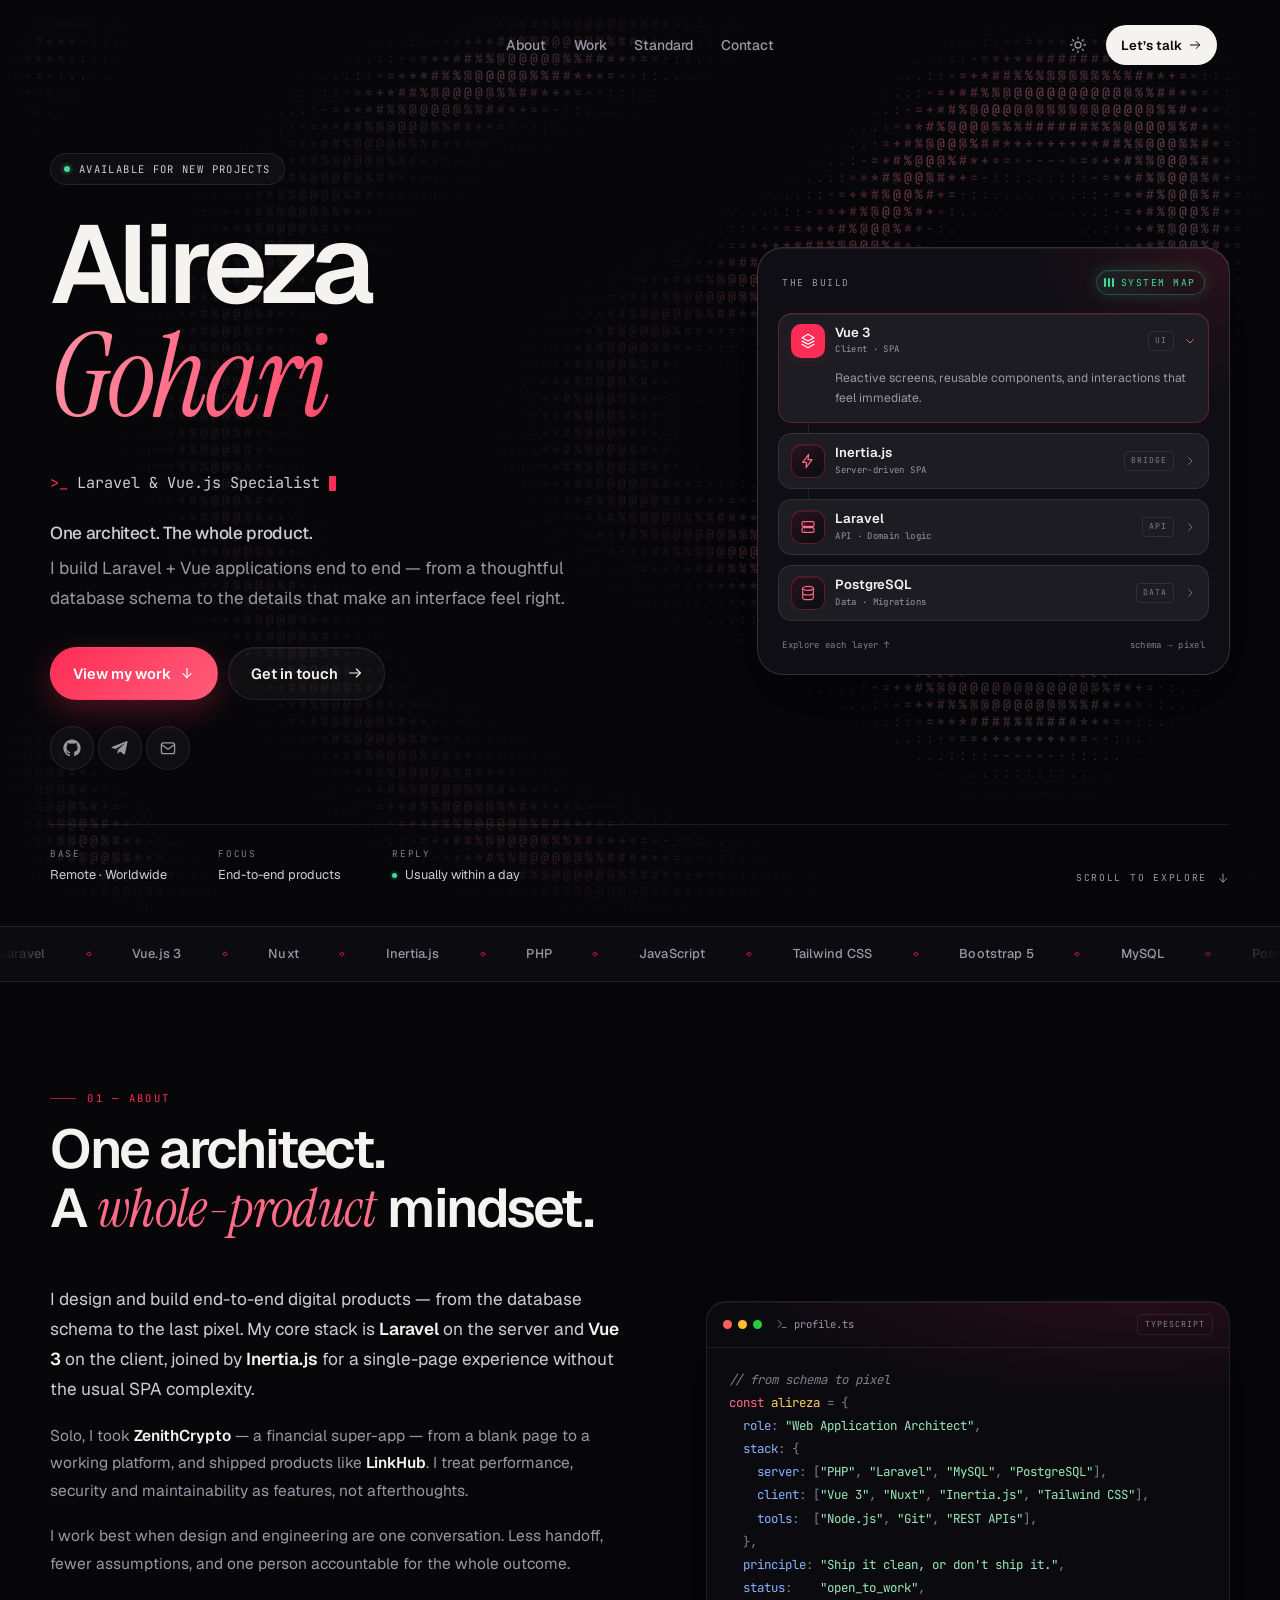
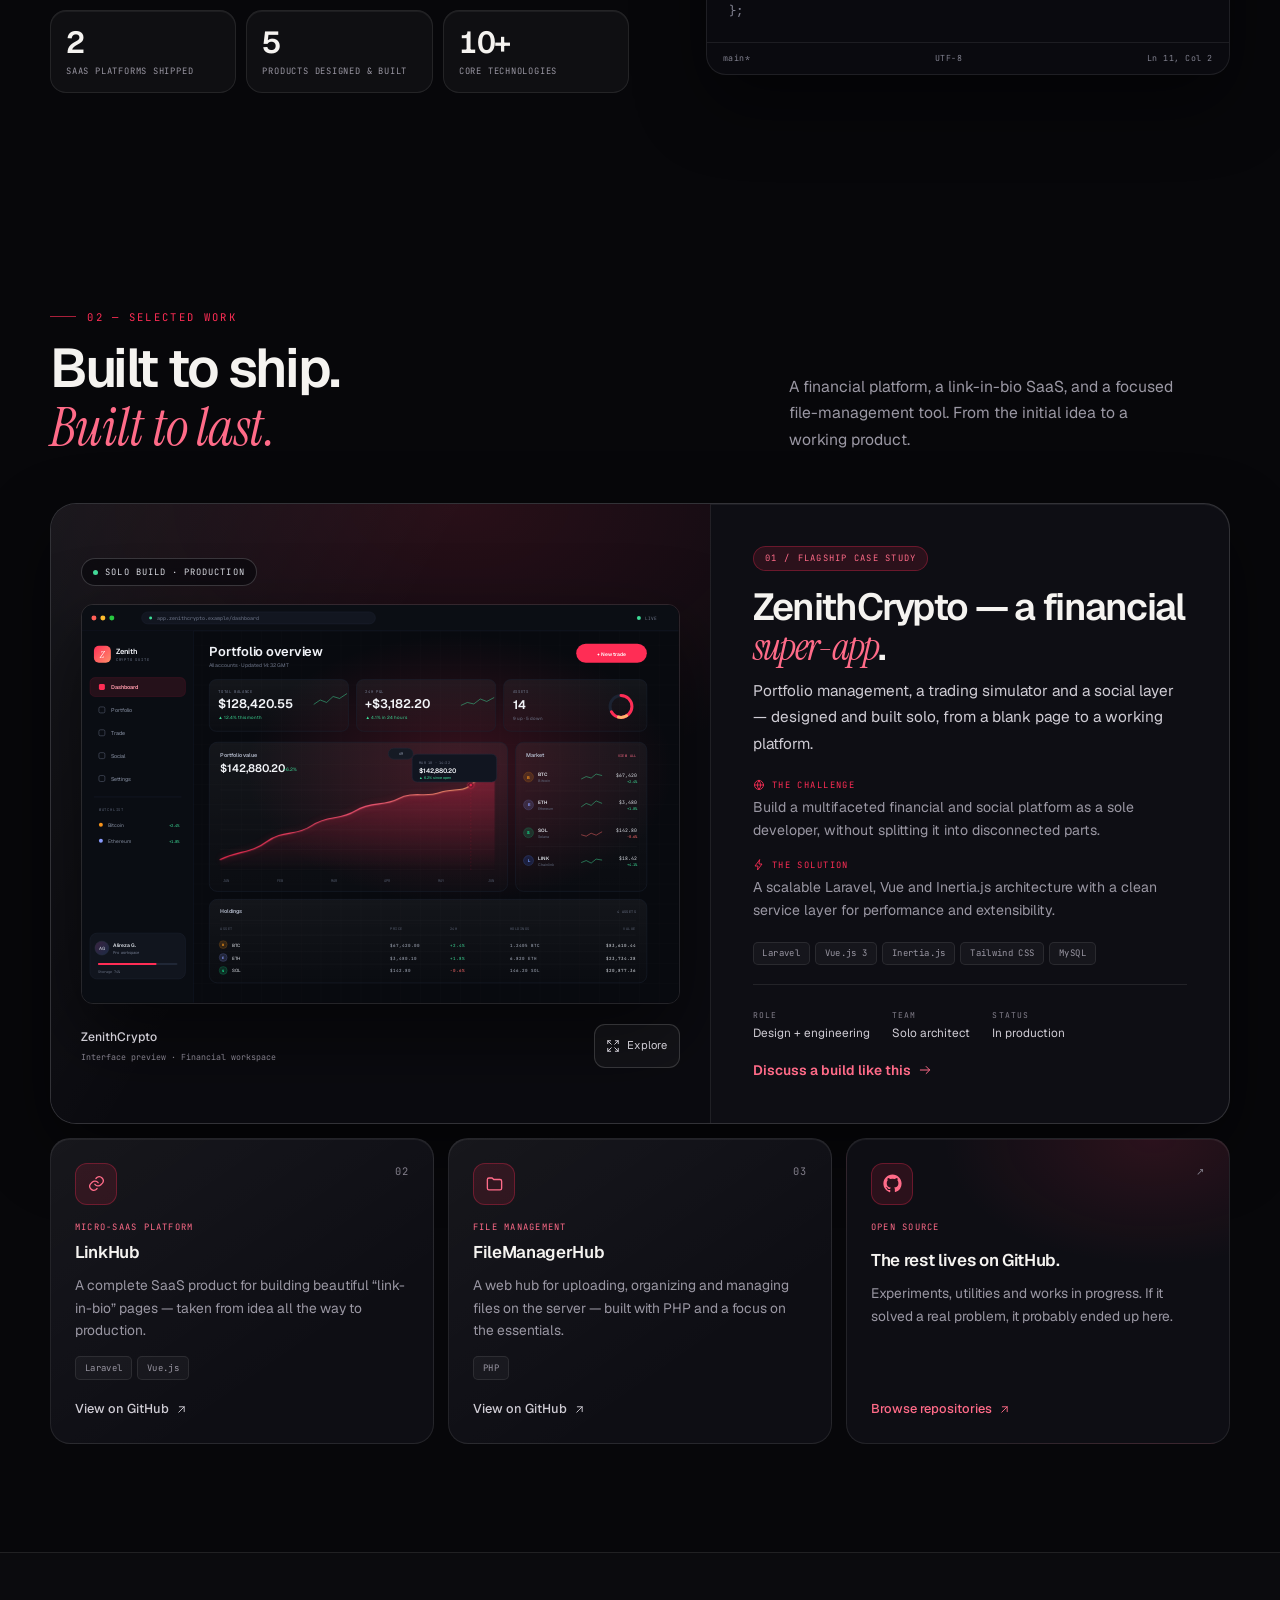
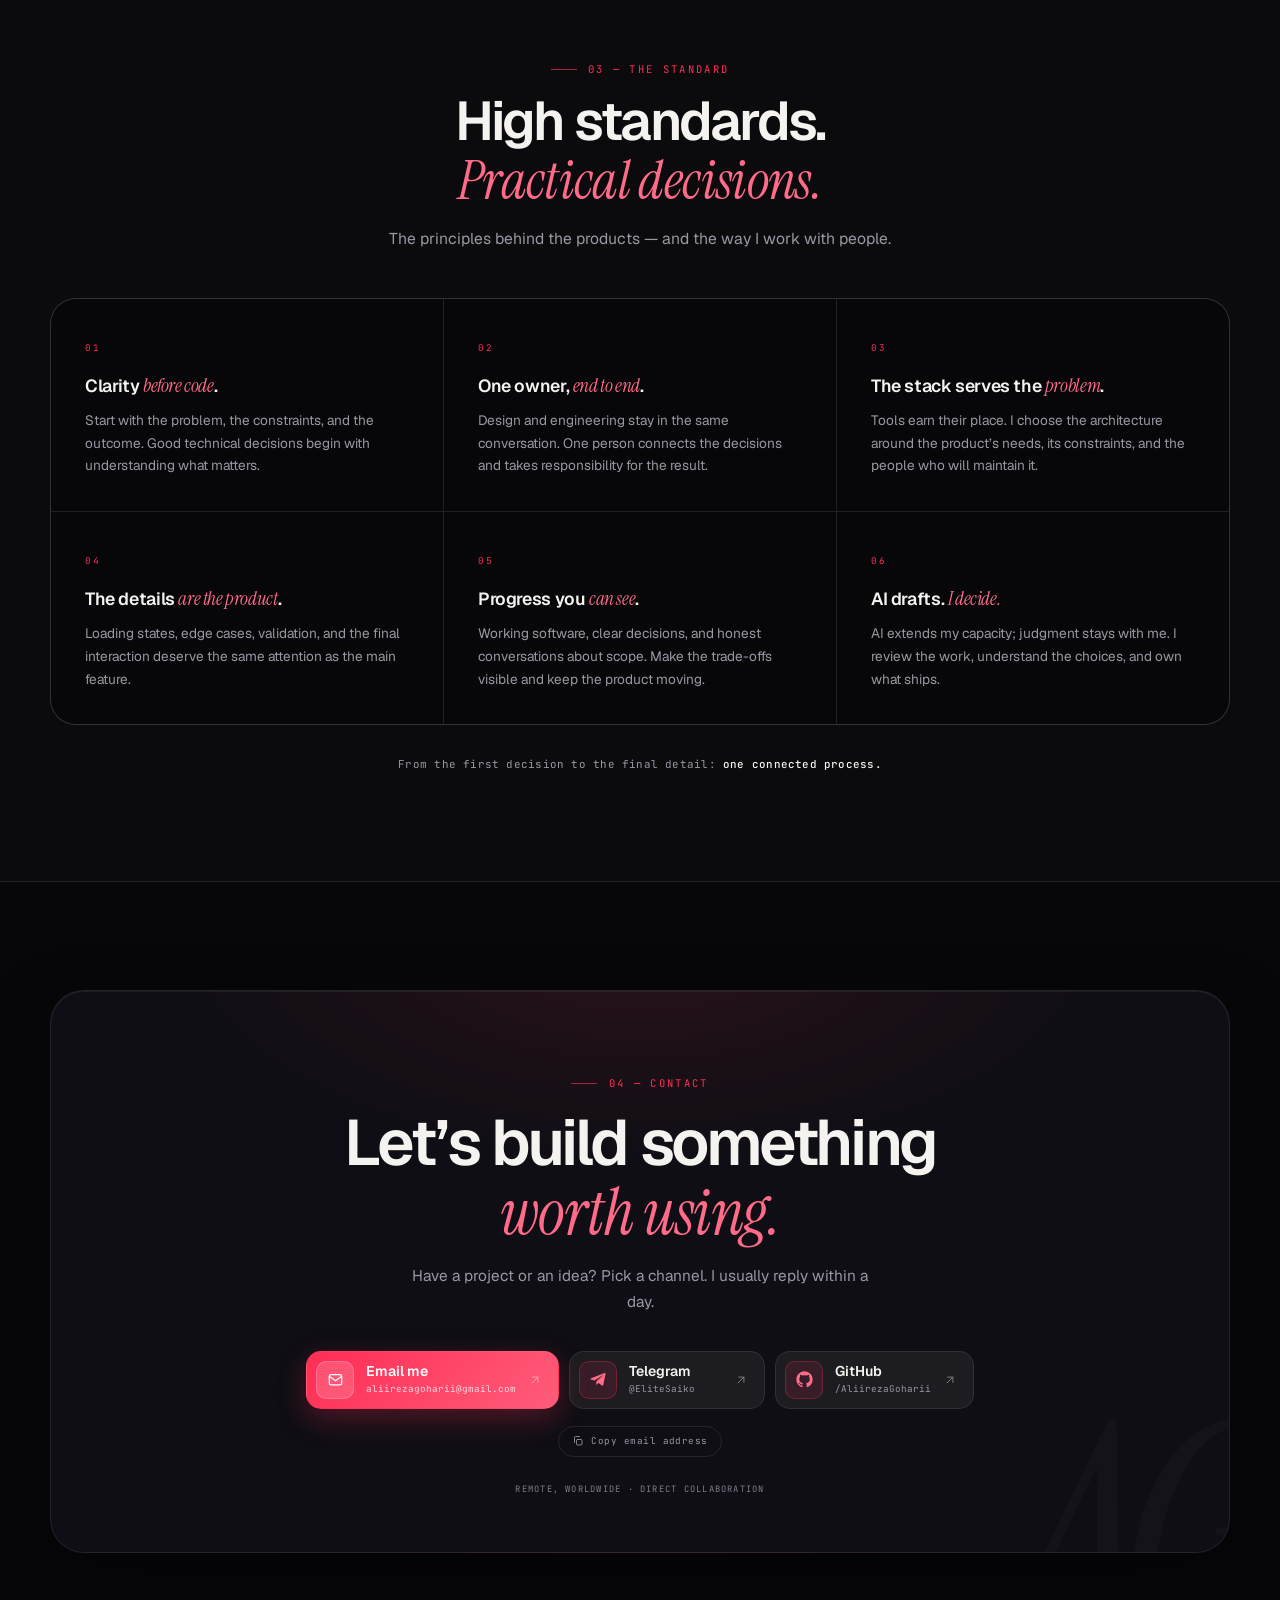
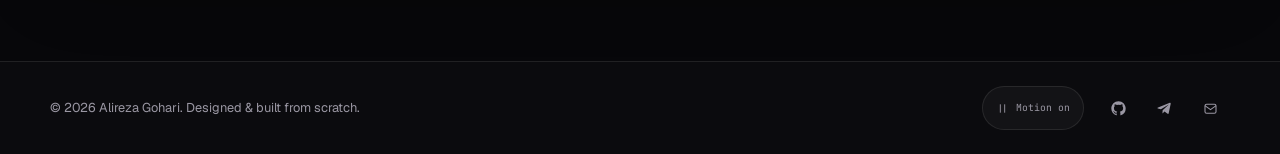
<file: index.html>
<!DOCTYPE html>
<!-- Generated by build.py. Edit src/ and rebuild. -->
<html lang="en" dir="ltr" data-theme="dark">
<head>
    <meta charset="UTF-8">
    <meta name="viewport" content="width=device-width, initial-scale=1.0">
    <meta name="description" content="Alireza Gohari — Web Application Architect. High-performance Laravel and Vue.js products, built end-to-end from database schema to the final pixel.">
    <meta name="author" content="Alireza Gohari">
    <meta name="robots" content="index, follow">
    <meta name="google-site-verification" content="1mXd5l4oz2nufpNp1cBbqPTOXAQhtgtlo2T4PBjqtws">
    <meta name="theme-color" content="#07070a">
    <meta name="color-scheme" content="dark light">
    <title>Alireza Gohari — Web Application Architect · Laravel &amp; Vue.js</title>
    <link rel="canonical" href="https://alirezagohari.my.id/">

    <!-- Open Graph / Twitter -->
    <meta property="og:type" content="website">
    <meta property="og:site_name" content="Alireza Gohari">
    <meta property="og:url" content="https://alirezagohari.my.id/">
    <meta property="og:title" content="Alireza Gohari — Web Application Architect">
    <meta property="og:description" content="High-performance Laravel and Vue.js products, built end-to-end from database schema to the final pixel.">
    <meta property="og:image" content="https://alirezagohari.my.id/og.png">
    <meta property="og:image:type" content="image/png">
    <meta property="og:image:width" content="1200">
    <meta property="og:image:height" content="630">
    <meta property="og:image:alt" content="Alireza Gohari — Web Application Architect, from database schema to final pixel">
    <meta name="twitter:card" content="summary_large_image">
    <meta name="twitter:title" content="Alireza Gohari — Web Application Architect">
    <meta name="twitter:description" content="High-performance Laravel and Vue.js products, built end-to-end from database schema to the final pixel.">
    <meta name="twitter:image" content="https://alirezagohari.my.id/og.png">
    <meta name="twitter:image:alt" content="Alireza Gohari — Web Application Architect">

    <link rel="icon" href="data:image/svg+xml,%3Csvg xmlns='http://www.w3.org/2000/svg' viewBox='0 0 64 64'%3E%3Crect width='64' height='64' rx='15' fill='%2307070a'/%3E%3Ctext x='32' y='44' font-family='Georgia,serif' font-style='italic' font-size='32' fill='%23ff2d55' text-anchor='middle'%3EAG%3C/text%3E%3C/svg%3E">

    <!-- Local fonts, preloaded for a fast first render. -->
    <link rel="preload" href="fonts/geist-latin.woff2" as="font" type="font/woff2" crossorigin>
    <link rel="preload" href="fonts/instrument-serif-italic-latin.woff2" as="font" type="font/woff2" crossorigin>
    <link rel="preload" href="fonts/jetbrains-mono-latin.woff2" as="font" type="font/woff2" crossorigin>

    <script type="application/ld+json">
    {
      "@context": "https://schema.org",
      "@type": "Person",
      "name": "Alireza Gohari",
      "jobTitle": "Web Application Architect",
      "description": "Web application architect specialising in Laravel, Vue.js and Inertia.js.",
      "url": "https://alirezagohari.my.id/",
      "email": "mailto:aliirezagoharii@gmail.com",
      "knowsAbout": ["Laravel", "Vue.js", "PHP", "Inertia.js", "Tailwind CSS", "MySQL", "PostgreSQL", "Node.js", "REST APIs"],
      "sameAs": ["https://github.com/AliirezaGoharii", "https://t.me/EliteSaiko"]
    }
    </script>

    <script>
    (function () {
        var d = document.documentElement;
        d.classList.add('js');
        var saved, motion;
        try {
            saved = localStorage.getItem('ag-theme');
            motion = localStorage.getItem('ag-motion');
        } catch (e) {}
        if (saved === 'light' || saved === 'dark') d.setAttribute('data-theme', saved);
        var reduced = window.matchMedia('(prefers-reduced-motion: reduce)').matches;
        d.setAttribute('data-motion', motion === 'off' || (motion !== 'on' && reduced) ? 'off' : 'on');
        var meta = document.querySelector('meta[name="theme-color"]');
        if (meta) meta.setAttribute('content', d.getAttribute('data-theme') === 'light' ? '#eae3d7' : '#07070a');
    })();
    </script>

    <style>
        /* ============================================================
           FONTS
           ============================================================ */
        @font-face { font-family: 'Geist'; src: url('fonts/geist-latin.woff2') format('woff2'); font-weight: 100 900; font-style: normal; font-display: swap; }
        @font-face { font-family: 'Instrument Serif'; src: url('fonts/instrument-serif-latin.woff2') format('woff2'); font-weight: 400; font-style: normal; font-display: swap; }
        @font-face { font-family: 'Instrument Serif'; src: url('fonts/instrument-serif-italic-latin.woff2') format('woff2'); font-weight: 400; font-style: italic; font-display: swap; }
        @font-face { font-family: 'JetBrains Mono'; src: url('fonts/jetbrains-mono-latin.woff2') format('woff2'); font-weight: 100 800; font-style: normal; font-display: swap; }

        /* ============================================================
           TOKENS
           ============================================================ */
        :root {
            color-scheme: dark;
            --bg: #07070a;
            --bg-soft: #0b0b10;
            --bg-elev: #0e0e14;
            --tint: rgba(255, 255, 255, .018);
            --text: #f5f3f0;
            --text-soft: #cfccd4;
            --muted: #9a97a3;
            --faint: #827e8a;
            --line: rgba(255, 255, 255, .085);
            --line-2: rgba(255, 255, 255, .15);
            --glass: rgba(255, 255, 255, .035);
            --glass-2: rgba(255, 255, 255, .06);
            --glass-3: rgba(255, 255, 255, .09);
            --nav-bg: rgba(9, 9, 13, .74);
            --accent: #ff2d55;
            --accent-2: #ff6b88;
            --accent-3: #ffb3c1;
            --accent-soft: rgba(255, 45, 85, .12);
            --accent-line: rgba(255, 45, 85, .3);
            --positive: #43d998;
            --positive-soft: rgba(67, 217, 152, .1);
            --positive-line: rgba(67, 217, 152, .28);
            --positive-glow: rgba(67, 217, 152, .18);
            --negative: #ff6b6b;
            --btn-bg: linear-gradient(135deg, #ff2d55, #ff5c7a);
            --btn-shadow: 0 10px 30px rgba(255, 45, 85, .28);
            --grad-text: linear-gradient(100deg, #ff8fa3 0%, #ff2d55 45%, #ff9a6b 100%);
            --shadow: 0 26px 70px rgba(0, 0, 0, .48);
            --shadow-sm: 0 10px 30px rgba(0, 0, 0, .28);
            --inset: inset 0 1px 0 rgba(255, 255, 255, .06);
            --ascii-ink: #8a7f90;
            --ascii-accent: #c65b74;
            --ascii-opacity: .56;
            --circuit-ink: #6f687b;
            --circuit-accent: #cd627b;
            --circuit-spark: #edbeb0;
            --circuit-opacity: .68;
            --code-bg: #0a0a0f;
            --code-line: rgba(255, 255, 255, .08);
            --shot-border: rgba(255, 255, 255, .1);
            --selection: rgba(255, 45, 85, .35);
            --font-body: 'Geist', ui-sans-serif, system-ui, -apple-system, 'Segoe UI', sans-serif;
            --font-serif: 'Instrument Serif', Georgia, 'Times New Roman', serif;
            --font-mono: 'JetBrains Mono', ui-monospace, SFMono-Regular, Menlo, Consolas, monospace;
            --r-sm: 12px;
            --r-md: 18px;
            --r-lg: 26px;
            --r-xl: 34px;
            --container: 1180px;
            --gutter: clamp(18px, 4vw, 40px);
            --ease: cubic-bezier(.22, .61, .36, 1);
            --ease-out: cubic-bezier(.16, 1, .3, 1);
            --nav-h: 64px;
        }

        :root[data-theme="light"] {
            color-scheme: light;
            --bg: #eae3d7;
            --bg-soft: #e3dbce;
            --bg-elev: #f5f1e9;
            --tint: rgba(255, 255, 255, .5);
            --text: #17151a;
            --text-soft: #37323c;
            --muted: #5f5a67;
            --faint: #6b6573;
            --line: rgba(23, 21, 26, .1);
            --line-2: rgba(23, 21, 26, .18);
            --glass: rgba(255, 255, 255, .52);
            --glass-2: rgba(255, 255, 255, .72);
            --glass-3: rgba(255, 255, 255, .9);
            --nav-bg: rgba(236, 230, 221, .86);
            --accent: #d4003c;
            --accent-2: #b00032;
            --accent-3: #8a0027;
            --accent-soft: rgba(212, 0, 60, .08);
            --accent-line: rgba(212, 0, 60, .26);
            --positive: #087a4a;
            --positive-soft: rgba(8, 122, 74, .08);
            --positive-line: rgba(8, 122, 74, .24);
            --positive-glow: rgba(8, 122, 74, .12);
            --negative: #c62828;
            --btn-bg: #c40038;
            --btn-shadow: 0 10px 26px rgba(196, 0, 56, .22);
            --grad-text: linear-gradient(100deg, #b00032 0%, #d4003c 45%, #e05a3a 100%);
            --shadow: 0 26px 70px rgba(29, 24, 32, .12);
            --shadow-sm: 0 10px 30px rgba(29, 24, 32, .08);
            --inset: inset 0 1px 0 rgba(255, 255, 255, .85);
            --ascii-ink: #746b77;
            --ascii-accent: #a13d55;
            --ascii-opacity: .34;
            --circuit-ink: #817581;
            --circuit-accent: #9e3654;
            --circuit-spark: #74304a;
            --circuit-opacity: .42;
            --shot-border: rgba(255, 255, 255, .16);
            --selection: rgba(212, 0, 60, .18);
        }

        /* ============================================================
           BASE
           ============================================================ */
        *, *::before, *::after { box-sizing: border-box; }
        html { scroll-behavior: smooth; scroll-padding-top: 96px; -webkit-text-size-adjust: 100%; }
        body {
            margin: 0;
            background: var(--bg);
            color: var(--text);
            font-family: var(--font-body);
            font-size: 16px;
            line-height: 1.6;
            overflow-x: hidden;
            -webkit-font-smoothing: antialiased;
            -webkit-tap-highlight-color: transparent;
            text-rendering: optimizeLegibility;
            transition: background-color .4s var(--ease), color .4s var(--ease);
        }
        img, svg { max-width: 100%; }
        figure { margin: 0; }
        a { color: var(--accent-2); }
        p { margin: 0; }
        h1, h2, h3, h4 { margin: 0; }
        ul, ol { margin: 0; padding: 0; list-style: none; }
        button { font: inherit; }
        ::selection { background: var(--selection); color: var(--text); }
        ::-webkit-scrollbar { width: 10px; height: 10px; }
        ::-webkit-scrollbar-track { background: var(--bg); }
        ::-webkit-scrollbar-thumb { background: var(--line-2); border-radius: 99px; border: 2px solid var(--bg); }
        ::-webkit-scrollbar-thumb:hover { background: var(--muted); }
        :focus-visible { outline: 2px solid var(--accent); outline-offset: 3px; }
        .wrap { width: min(calc(100% - var(--gutter) * 2), var(--container)); margin-inline: auto; }
        .mono { font-family: var(--font-mono); }
        .serif { font-family: var(--font-serif); font-style: italic; font-weight: 400; }
        .grad-text {
            background: var(--grad-text);
            background-size: 150% 100%; background-position: 0% 50%;
            -webkit-background-clip: text; background-clip: text;
            color: transparent; -webkit-text-fill-color: transparent;
            animation: gradShift 9s ease-in-out infinite alternate;
        }
        @keyframes gradShift { to { background-position: 100% 50%; } }
        .i { width: 18px; height: 18px; fill: none; stroke: currentColor; stroke-width: 1.7; stroke-linecap: round; stroke-linejoin: round; flex: none; }
        .i-fill { fill: currentColor; stroke: none; }
        .skip-link {
            position: fixed; top: -100px; left: var(--gutter); z-index: 300;
            background: var(--accent); color: #fff; padding: .65rem 1.1rem;
            border-radius: 0 0 .7rem .7rem; text-decoration: none; font-weight: 600;
            transition: top .2s;
        }
        .skip-link:focus { top: 0; color: #fff; }
        .scroll-progress {
            position: fixed; inset: 0 0 auto; height: 2px; z-index: 130;
            background: linear-gradient(90deg, var(--accent), #ff9a6b);
            transform: scaleX(0); transform-origin: 0 50%;
            will-change: transform;
        }

        .page-ascii {
            position: fixed; inset: 0; z-index: 0; display: block; width: 100%; height: 100%;
            pointer-events: none; user-select: none;
        }
        main, .site-footer { position: relative; z-index: 3; }
        main:focus, .hero:focus, .section:focus { outline: none; }

        /* ============================================================
           NAV
           ============================================================ */
        .site-nav { position: fixed; inset: 0 0 auto; z-index: 120; padding: 12px 0; transition: padding .3s var(--ease); }
        .site-nav.is-scrolled { padding: 8px 0; }
        .nav-inner {
            position: relative; width: min(calc(100% - var(--gutter) * 2), var(--container));
            margin-inline: auto; display: flex; align-items: center; gap: 12px;
            padding: 10px 12px 10px 16px; border-radius: 18px;
            border: 1px solid transparent; background: transparent;
            transition: background .3s, border-color .3s, box-shadow .3s;
        }
        .site-nav.is-scrolled .nav-inner {
            background: var(--nav-bg); border-color: var(--line);
            -webkit-backdrop-filter: blur(20px) saturate(165%); backdrop-filter: blur(20px) saturate(165%);
            box-shadow: var(--shadow-sm), var(--inset);
        }
        .brand { display: inline-flex; align-items: center; gap: 10px; color: var(--text); text-decoration: none; white-space: nowrap; transition: opacity .35s var(--ease), transform .35s var(--ease), visibility .35s; }
        .js .site-nav:not(.has-brand) .brand { opacity: 0; visibility: hidden; transform: translateX(-10px); pointer-events: none; }
        .brand-mark {
            width: 34px; height: 34px; border-radius: 11px; display: grid; place-items: center;
            background: linear-gradient(145deg, var(--accent), #ff7d95); color: #fff;
            font-family: var(--font-serif); font-style: italic; font-size: 1.05rem;
            box-shadow: 0 6px 18px rgba(255, 45, 85, .25); flex: none;
        }
        .brand-copy { line-height: 1.05; }
        .brand-copy b { display: block; font-size: .92rem; font-weight: 600; letter-spacing: -.01em; }
        .brand-copy small { display: block; font-family: var(--font-mono); font-size: .55rem; letter-spacing: .16em; text-transform: uppercase; color: var(--muted); margin-top: 3px; }
        .nav-links {
            position: absolute; left: 50%; top: 50%; transform: translate(-50%, -50%);
            display: flex; align-items: center; gap: 2px; padding: 3px;
            border-radius: 999px; background: transparent;
        }
        .nav-links a {
            position: relative; display: block; padding: .48rem .8rem; border-radius: 999px;
            color: var(--muted); font-size: .87rem; font-weight: 500; text-decoration: none;
            transition: color .2s, background .2s;
        }
        .nav-links a:hover { color: var(--text); background: var(--glass); }
        .nav-links a.active { color: var(--text); background: var(--glass-2); }
        .nav-links a.active::after {
            content: ''; position: absolute; left: 50%; bottom: 4px; width: 3px; height: 3px;
            border-radius: 50%; background: var(--accent); transform: translateX(-50%);
        }
        .nav-actions { display: flex; align-items: center; gap: 6px; margin-left: auto; }
        .icon-btn {
            width: 44px; height: 44px; border-radius: 50%; display: grid; place-items: center;
            border: 1px solid transparent; background: transparent; color: var(--muted);
            cursor: pointer; text-decoration: none;
            transition: color .2s, background .2s, border-color .2s, transform .2s;
        }
        .icon-btn:hover { color: var(--text); background: var(--glass); border-color: var(--line); }
        .icon-btn:active { transform: scale(.94); }
        .nav-cta {
            display: inline-flex; align-items: center; gap: 6px; padding: .58rem .95rem;
            border-radius: 999px; background: var(--text); color: var(--bg);
            font-size: .82rem; font-weight: 600; text-decoration: none; white-space: nowrap;
            transition: transform .2s, opacity .2s;
        }
        .nav-cta:hover { transform: translateY(-1px); opacity: .88; color: var(--bg); }
        .nav-cta .i { width: 14px; height: 14px; }
        .menu-btn { display: none; }
        .theme-toggle .i-sun { display: block; }
        .theme-toggle .i-moon { display: none; }
        [data-theme="light"] .theme-toggle .i-sun { display: none; }
        [data-theme="light"] .theme-toggle .i-moon { display: block; }

        /* ============================================================
           MOBILE MENU
           ============================================================ */
        .mobile-menu {
            position: fixed; inset: 0; z-index: 115; background: var(--bg);
            padding: 104px var(--gutter) 36px; display: flex; flex-direction: column; justify-content: space-between;
            gap: 32px; overflow-y: auto; visibility: hidden; opacity: 0; pointer-events: none;
            transition: opacity .3s var(--ease), visibility .3s;
        }
        .mobile-menu.open { visibility: visible; opacity: 1; pointer-events: auto; }
        body.menu-open, body.preview-open { overflow: hidden; }
        body.menu-open .nav-inner {
            background: var(--nav-bg); border-color: var(--line);
            -webkit-backdrop-filter: blur(20px) saturate(165%); backdrop-filter: blur(20px) saturate(165%);
        }
        .mobile-nav { display: flex; flex-direction: column; }
        .mobile-nav a {
            display: flex; align-items: baseline; justify-content: space-between; gap: 16px;
            padding: .55rem 0; border-bottom: 1px solid var(--line);
            color: var(--text); text-decoration: none;
            font-size: clamp(2rem, 9vw, 3rem); font-weight: 600; letter-spacing: -.045em; line-height: 1.18;
            transition: color .2s, padding-left .25s;
        }
        .mobile-nav a:hover, .mobile-nav a.active { color: var(--accent-2); padding-left: 8px; }
        .mobile-nav a span { font-family: var(--font-mono); font-size: .62rem; letter-spacing: .16em; color: var(--muted); }
        .mobile-menu-foot { display: flex; flex-direction: column; gap: 18px; }
        .mobile-mail { color: var(--text); text-decoration: none; font-family: var(--font-mono); font-size: clamp(.72rem, 3.4vw, .9rem); word-break: break-all; }
        .mobile-mail:hover { color: var(--accent-2); }
        .mobile-socials { display: flex; gap: 8px; }
        .menu-btn .i-close { display: none; }
        .menu-btn[aria-expanded="true"] .i-menu { display: none; }
        .menu-btn[aria-expanded="true"] .i-close { display: block; }

        /* ============================================================
           HERO
           ============================================================ */
        .hero { position: relative; isolation: isolate; background: var(--bg); min-height: 100svh; display: flex; flex-direction: column; justify-content: center; padding: clamp(116px, 17vh, 180px) 0 40px; }
        .hero-ascii {
            position: absolute; inset: 0; z-index: -1; overflow: hidden; contain: strict;
            pointer-events: none; user-select: none;
        }
        .hero-ascii canvas { display: block; width: 100%; height: 100%; }
        .hero-grid { display: grid; grid-template-columns: minmax(0, 1.2fr) minmax(320px, .9fr); gap: clamp(2.4rem, 6vw, 5.5rem); align-items: center; }
        .hero-grid > *, .about-grid > *, .feature > *, .projects > *, .claims > * { min-width: 0; }
        .hero-copy { max-width: 760px; }
        .availability {
            display: inline-flex; align-items: center; gap: .55rem; padding: .42rem .82rem;
            border-radius: 999px; border: 1px solid var(--line); background: var(--glass);
            -webkit-backdrop-filter: blur(12px); backdrop-filter: blur(12px);
            font-family: var(--font-mono); font-size: .66rem; letter-spacing: .13em;
            text-transform: uppercase; color: var(--text-soft);
        }
        .availability .dot, .fact .dot {
            width: 6px; height: 6px; border-radius: 50%; background: var(--positive); flex: none;
            box-shadow: 0 0 0 3px rgba(67, 217, 152, .13); animation: pulse 2.4s infinite;
        }
        @keyframes pulse { 0%, 100% { box-shadow: 0 0 0 3px rgba(67, 217, 152, .13); } 50% { box-shadow: 0 0 0 6px rgba(67, 217, 152, 0); } }
        .hero h1 {
            margin: 1.7rem 0 0; font-size: clamp(3.1rem, 8.6vw, 7rem);
            font-weight: 600; line-height: .93; letter-spacing: -.06em;
        }
        .hero h1 .line { display: block; }
        .hero h1 .surname {
            font-family: var(--font-serif); font-style: italic; font-weight: 400;
            letter-spacing: -.025em; font-size: 1.06em; line-height: 1.06;
            padding-bottom: .06em;
        }
        .role {
            display: flex; align-items: center; gap: .55rem; margin-top: 1.55rem;
            font-family: var(--font-mono); font-size: clamp(.78rem, 1.2vw, .95rem);
            color: var(--muted); min-height: 1.7em;
        }
        .role .prompt { color: var(--accent); }
        #rotator { color: var(--text-soft); display: inline-block; transition: opacity .28s, transform .28s; }
        #rotator.swap { opacity: 0; transform: translateY(5px); }
        .caret { width: 7px; height: 1.02em; border-radius: 1px; background: var(--accent); flex: none; animation: blink 1.1s steps(1) infinite; }
        @keyframes blink { 50% { opacity: 0; } }
        .hero-lead { max-width: 520px; margin-top: 1.35rem; color: var(--muted); font-size: clamp(1rem, 1.35vw, 1.1rem); line-height: 1.75; text-wrap: pretty; }
        .hero-lead strong { display: block; margin-bottom: .3rem; color: var(--text-soft); font-weight: 500; letter-spacing: -.02em; }
        .hero-cta { display: flex; flex-wrap: wrap; gap: .65rem; margin-top: 2.1rem; }
        .hero-socials { display: flex; align-items: center; gap: 4px; margin-top: 1.6rem; }
        .hero-socials .icon-btn { width: 44px; height: 44px; border-color: var(--line); background: var(--glass); }
        .hero-socials .i { display: block; transition: transform .3s var(--ease); }
        .hero-socials .icon-btn > * { grid-area: 1 / 1; }
        .hero-socials .icon-btn:hover { border-color: var(--accent-line); transform: translateY(-2px); }
        .hero-socials .icon-btn:active { transform: translateY(-1px) scale(.94); }
        .hero-socials .icon-btn:hover .i { transform: translateY(-1px) scale(1.12); }
        .js .hero-socials.reveal.is-visible .icon-btn { animation: socialPop .5s var(--ease-out) backwards; }
        .js .hero-socials.reveal.is-visible .icon-btn:nth-child(1) { animation-delay: .15s; }
        .js .hero-socials.reveal.is-visible .icon-btn:nth-child(2) { animation-delay: .24s; }
        .js .hero-socials.reveal.is-visible .icon-btn:nth-child(3) { animation-delay: .33s; }
        @keyframes socialPop {
            from { opacity: 0; transform: translateY(8px) scale(.86); }
            to { opacity: 1; transform: translateY(0) scale(1); }
        }

        /* ============================================================
           BUTTONS
           ============================================================ */
        .btn {
            display: inline-flex; align-items: center; justify-content: center; gap: .55rem;
            padding: .86rem 1.35rem; border-radius: 999px; border: 1px solid transparent;
            font-size: .92rem; font-weight: 600; text-decoration: none; white-space: nowrap;
            transition: transform .22s var(--ease), background .22s, border-color .22s, box-shadow .22s, color .22s;
        }
        .btn .i { width: 16px; height: 16px; transition: transform .25s var(--ease); }
        .btn:hover .i { transform: translate(2px, -2px); }
        .btn-primary { position: relative; overflow: hidden; background: var(--btn-bg); color: #fff; box-shadow: var(--btn-shadow); }
        .btn-primary::after {
            content: ''; position: absolute; inset: 0; pointer-events: none;
            background: linear-gradient(115deg, transparent 34%, rgba(255, 255, 255, .32) 50%, transparent 66%);
            transform: translateX(-130%);
        }
        .btn-primary:hover::after { animation: btnShine .75s var(--ease-out); }
        @keyframes btnShine { to { transform: translateX(130%); } }
        .btn-primary:hover { color: #fff; transform: translateY(-2px); box-shadow: 0 16px 38px rgba(255, 45, 85, .3); }
        .btn-ghost { background: var(--glass); border-color: var(--line); color: var(--text); box-shadow: var(--inset); }
        .btn-ghost:hover { color: var(--text); background: var(--glass-2); border-color: var(--accent-line); transform: translateY(-2px); }
        .btn-text {
            display: inline-flex; align-items: center; gap: .45rem;
            color: var(--accent-2); background: none; border: 0; padding: 0; cursor: pointer;
            font-size: .86rem; font-weight: 600; text-decoration: none;
        }
        .btn-text .i { width: 14px; height: 14px; transition: transform .25s var(--ease); }
        .btn-text:hover { color: var(--accent); }
        .btn-text:hover .i { transform: translateX(3px); }

        /* ============================================================
           HERO BOTTOM
           ============================================================ */
        .hero-bottom {
            display: flex; justify-content: space-between; align-items: flex-end; gap: 2rem;
            width: min(calc(100% - var(--gutter) * 2), var(--container)); margin-inline: auto;
            margin-top: clamp(2.2rem, 6vh, 4rem); padding-top: 1.4rem; border-top: 1px solid var(--line);
        }
        .hero-facts { display: flex; gap: clamp(1.4rem, 4vw, 3.4rem); flex-wrap: wrap; }
        .fact { display: flex; flex-direction: column; gap: .22rem; }
        .fact .k { font-family: var(--font-mono); font-size: .58rem; letter-spacing: .18em; text-transform: uppercase; color: var(--faint); }
        .fact .v { display: inline-flex; align-items: center; gap: .45rem; font-size: .8rem; color: var(--text-soft); }
        .fact .dot { width: 5px; height: 5px; box-shadow: 0 0 0 2px rgba(67, 217, 152, .13); }
        .scroll-cue {
            display: inline-flex; align-items: center; gap: .55rem; color: var(--muted);
            text-decoration: none; font-family: var(--font-mono); font-size: .6rem;
            letter-spacing: .18em; text-transform: uppercase; white-space: nowrap;
            transition: color .2s;
        }
        .scroll-cue:hover { color: var(--accent); }
        .scroll-cue .i { width: 14px; height: 14px; animation: bob 1.9s ease-in-out infinite; }
        @keyframes bob { 50% { transform: translateY(4px); } }

        /* ============================================================
           STACK CARD
           ============================================================ */
        .stack-card {
            position: relative; overflow: hidden; padding: 20px; border-radius: var(--r-lg);
            background: radial-gradient(300px 220px at 100% 0%, var(--accent-soft), transparent 70%), var(--bg-elev);
            border: 1px solid var(--line-2); box-shadow: var(--shadow), var(--inset);
        }
        .stack-top { display: flex; justify-content: space-between; align-items: center; gap: 12px; padding: 2px 4px 18px; font-family: var(--font-mono); font-size: .6rem; letter-spacing: .16em; text-transform: uppercase; color: var(--muted); }
        .stack-live {
            display: inline-flex; align-items: center; gap: .42rem;
            padding: .22rem .5rem .22rem .44rem; border-radius: 999px;
            border: 1px solid var(--positive-line);
            background: linear-gradient(100deg, var(--positive-soft), transparent 88%);
            color: var(--positive);
            box-shadow: 0 0 16px var(--positive-glow), inset 0 1px 0 rgba(255, 255, 255, .05);
            animation: liveGlow 3.4s ease-in-out infinite;
        }
        .live-bars { display: inline-flex; align-items: flex-end; gap: 2px; height: 9px; }
        .live-bars i {
            width: 2px; height: 100%; border-radius: 2px; background: currentColor;
            box-shadow: 0 0 6px var(--positive-glow); transform-origin: bottom;
            animation: liveBar 1.05s ease-in-out infinite;
        }
        .live-bars i:nth-child(1) { animation-delay: -.8s; }
        .live-bars i:nth-child(2) { animation-delay: -.5s; }
        .live-bars i:nth-child(3) { animation-delay: -.2s; }
        @keyframes liveBar {
            0%, 100% { transform: scaleY(.3); opacity: .45; }
            50% { transform: scaleY(1); opacity: 1; }
        }
        @keyframes liveGlow {
            0%, 100% { box-shadow: 0 0 14px var(--positive-glow), inset 0 1px 0 rgba(255, 255, 255, .05); }
            50% { box-shadow: 0 0 24px var(--positive-glow), inset 0 1px 0 rgba(255, 255, 255, .08); }
        }
        .flow { position: relative; display: grid; gap: 10px; overflow: hidden; }
        .flow::before {
            content: ''; position: absolute; left: 29.5px; top: 28px; bottom: 28px; width: 1px;
            border-radius: 2px; background: linear-gradient(var(--accent-line), var(--line) 55%, transparent);
            z-index: 0; pointer-events: none;
        }
        .flow::after {
            content: ''; position: absolute; left: 29.5px; top: 0; width: 1px; height: 26%;
            border-radius: 2px; pointer-events: none; z-index: 0;
            background: linear-gradient(180deg, transparent, var(--accent) 38%, #fff 50%, var(--accent) 62%, transparent);
            box-shadow: 0 0 10px var(--accent);
            animation: flowPulse 3.6s cubic-bezier(.45, .05, .55, .95) infinite;
        }
        @keyframes flowPulse {
            0% { transform: translateY(-110%); opacity: 0; }
            14% { opacity: .95; }
            76% { opacity: .95; }
            100% { transform: translateY(400%); opacity: 0; }
        }
        .flow-node { position: relative; z-index: 1; }
        .flow-node details {
            border-radius: 14px; border: 1px solid var(--line);
            background: linear-gradient(var(--glass-2), var(--glass-2)), var(--bg-elev);
            transition: border-color .25s, box-shadow .25s;
        }
        .flow-node details[open] { border-color: var(--accent-line); box-shadow: var(--inset); }
        .flow-node summary {
            display: flex; align-items: center; gap: 10px; padding: 10px 12px; border-radius: 13px;
            cursor: pointer; list-style: none; color: var(--text); -webkit-tap-highlight-color: transparent;
        }
        .flow-node summary::-webkit-details-marker { display: none; }
        .flow-node summary:focus-visible { outline-offset: -3px; }
        .flow-node summary:hover { color: var(--accent-2); }
        .flow-detail { padding: 0 14px 14px 56px; color: var(--muted); font-size: .76rem; line-height: 1.65; text-wrap: pretty; }
        .flow-chevron.i { width: 12px; height: 12px; color: var(--faint); transition: transform .25s var(--ease); }
        .flow-node details[open] .flow-chevron { transform: rotate(90deg); color: var(--accent-2); }
        .flow-node .flow-ic { transition: transform .35s var(--ease), box-shadow .35s, background .35s; }
        .flow-node summary:hover .flow-ic { transform: scale(1.06) rotate(-3deg); }
        .flow-node details[open] .flow-ic { background: var(--accent); color: #fff; border-color: transparent; box-shadow: 0 3px 14px var(--accent-soft); }
        .js .stack-card .flow-node { opacity: 0; transform: translateX(20px); }
        .js .stack-card.is-visible .flow-node { opacity: 1; transform: translateX(0); transition: opacity .55s var(--ease), transform .55s var(--ease-out), border-color .25s, background .25s, box-shadow .25s; }
        .js .stack-card.is-visible .flow-node:nth-child(1) { transition-delay: .08s; }
        .js .stack-card.is-visible .flow-node:nth-child(2) { transition-delay: .2s; }
        .js .stack-card.is-visible .flow-node:nth-child(3) { transition-delay: .32s; }
        .js .stack-card.is-visible .flow-node:nth-child(4) { transition-delay: .44s; }
        .flow-ic {
            width: 34px; height: 34px; border-radius: 10px; display: grid; place-items: center; flex: none;
            background: linear-gradient(145deg, var(--accent-soft), transparent 82%), var(--bg-elev);
            border: 1px solid var(--accent-line); color: var(--accent-2);
            box-shadow: inset 0 1px 0 rgba(255, 255, 255, .07);
        }
        .flow-ic .i { width: 16px; height: 16px; }
        .flow-node b { display: block; font-size: .82rem; font-weight: 600; line-height: 1.2; }
        .flow-node small { display: block; margin-top: 2px; font-family: var(--font-mono); font-size: .56rem; letter-spacing: .04em; color: var(--muted); }
        .flow-tag { margin-left: auto; padding: .16rem .38rem; border-radius: 4px; border: 1px solid var(--line); font-family: var(--font-mono); font-size: .5rem; letter-spacing: .12em; text-transform: uppercase; color: var(--faint); }
        .stack-foot { display: flex; justify-content: space-between; align-items: center; gap: 10px; padding: 17px 4px 2px; font-family: var(--font-mono); font-size: .56rem; letter-spacing: .04em; color: var(--faint); }

        /* ============================================================
           TICKER
           ============================================================ */
        .ticker { position: relative; z-index: 3; overflow: hidden; padding: 1.05rem 0; border-top: 1px solid var(--line); border-bottom: 1px solid var(--line); background: var(--bg-soft); }
        .ticker::before, .ticker::after { content: ''; position: absolute; top: 0; bottom: 0; width: 90px; z-index: 2; pointer-events: none; }
        .ticker::before { left: 0; background: linear-gradient(90deg, var(--bg-soft), transparent); }
        .ticker::after { right: 0; background: linear-gradient(-90deg, var(--bg-soft), transparent); }
        .ticker-track { display: flex; width: max-content; animation: marquee 26s linear infinite; }
        .ticker:hover .ticker-track { animation-play-state: paused; }
        .ticker-group { display: flex; align-items: center; }
        .ticker-group span {
            display: inline-flex; align-items: center; white-space: nowrap;
            font-size: .8rem; font-weight: 500; color: var(--muted); letter-spacing: .01em;
            transition: color .25s;
        }
        .ticker-group span:hover { color: var(--accent); }
        .ticker-group span::after {
            content: ''; display: inline-block; width: 4px; height: 4px; margin: 0 2.6rem;
            border: 1px solid var(--accent); transform: rotate(45deg); opacity: .65; vertical-align: middle;
        }
        @keyframes marquee { to { transform: translateX(-50%); } }

        /* ============================================================
           SECTIONS
           ============================================================ */
        .section { position: relative; padding: clamp(84px, 12vh, 140px) 0; }
        .section-tint { background: var(--tint); border-top: 1px solid var(--line); border-bottom: 1px solid var(--line); }
        .section-head { max-width: 760px; margin-bottom: clamp(2.3rem, 5vh, 3.6rem); }
        .section-head.center { margin-inline: auto; text-align: center; }
        .section-head-split { display: grid; grid-template-columns: 1.2fr .8fr; align-items: end; column-gap: clamp(32px, 6vw, 80px); max-width: none; }
        .section-head-split .overline { grid-column: 1 / -1; }
        .section-head-split .section-sub { padding-bottom: .25rem; max-width: 400px; }
        .overline {
            display: flex; align-items: center; gap: .7rem; color: var(--accent);
            font-family: var(--font-mono); font-size: .66rem; letter-spacing: .22em; text-transform: uppercase;
        }
        .overline::before { content: ''; width: 26px; height: 1px; background: currentColor; opacity: .65; }
        .section-head.center .overline { justify-content: center; }
        .section-title {
            margin-top: .85rem; font-size: clamp(2.15rem, 4.6vw, 3.4rem);
            font-weight: 600; line-height: 1.08; letter-spacing: -.045em; text-wrap: balance;
        }
        .section-title em { font-family: var(--font-serif); font-style: italic; font-weight: 400; letter-spacing: -.012em; color: var(--accent-2); }
        .section-sub { max-width: 560px; margin-top: 1rem; color: var(--muted); font-size: .98rem; line-height: 1.7; }
        .section-head.center .section-sub { margin-inline: auto; }

        /* ============================================================
           ABOUT
           ============================================================ */
        .about-grid { display: grid; grid-template-columns: 1.05fr .95fr; gap: clamp(2rem, 6vw, 4.8rem); align-items: center; }
        .about-copy p { color: var(--muted); line-height: 1.8; font-size: .97rem; }
        .about-copy p + p { margin-top: 1.05rem; }
        .about-copy .lead-p { color: var(--text-soft); font-size: clamp(1rem, 1.35vw, 1.08rem); line-height: 1.75; }
        .about-copy strong { color: var(--text); font-weight: 600; }
        .stats { display: grid; grid-template-columns: repeat(3, 1fr); gap: 10px; margin-top: 2rem; }
        .stat {
            padding: 16px 15px 13px; border-radius: 16px; border: 1px solid var(--line);
            background: var(--glass); box-shadow: var(--inset);
            transition: transform .25s var(--ease), border-color .25s, background .25s;
        }
        .stat:hover { transform: translateY(-3px); border-color: var(--accent-line); background: var(--glass-2); }
        .stat .num { font-size: 1.9rem; font-weight: 600; line-height: 1; letter-spacing: -.04em; color: var(--text); font-variant-numeric: tabular-nums; }
        .stat .lbl { margin-top: .5rem; font-family: var(--font-mono); font-size: .55rem; letter-spacing: .09em; line-height: 1.5; text-transform: uppercase; color: var(--muted); }

        /* ============================================================
           CODE CARD
           ============================================================ */
        .code-card {
            position: relative; overflow: hidden; border-radius: 20px;
            background: var(--code-bg); border: 1px solid rgba(255, 255, 255, .085);
            box-shadow: 0 30px 70px rgba(0, 0, 0, .45), inset 0 1px 0 rgba(255, 255, 255, .06);
        }
        .code-card::before { content: ''; position: absolute; inset: 0; background: radial-gradient(600px 200px at 82% -10%, rgba(255, 45, 85, .14), transparent 70%); pointer-events: none; }
        .code-head { position: relative; display: flex; align-items: center; gap: 14px; padding: 12px 16px; border-bottom: 1px solid var(--code-line); }
        .dots { display: flex; gap: 6px; flex: none; }
        .dots i { width: 9px; height: 9px; border-radius: 50%; display: block; }
        .dots i:nth-child(1) { background: #ff5f57; }
        .dots i:nth-child(2) { background: #febc2e; }
        .dots i:nth-child(3) { background: #28c840; }
        .code-file { display: inline-flex; align-items: center; gap: 6px; font-family: var(--font-mono); font-size: .66rem; color: #9898a6; }
        .code-file .i { width: 12px; height: 12px; }
        .code-lang { margin-left: auto; padding: .18rem .45rem; border: 1px solid var(--code-line); border-radius: 4px; font-family: var(--font-mono); font-size: .52rem; letter-spacing: .12em; text-transform: uppercase; color: #80808e; }
        .code-body { position: relative; margin: 0; padding: 20px 22px; overflow-x: auto; font-family: var(--font-mono); font-size: clamp(.66rem, 1.15vw, .78rem); line-height: 1.85; color: #c9c7d2; }
        .code-body code { font-family: inherit; }
        .code-foot { display: flex; justify-content: space-between; gap: 12px; padding: 9px 16px; border-top: 1px solid var(--code-line); font-family: var(--font-mono); font-size: .52rem; letter-spacing: .06em; color: #80808e; }
        .t-key { color: #ff6b88; }
        .t-var { color: #ffd166; }
        .t-prop { color: #8ab4ff; }
        .t-str { color: #9be8b8; }
        .t-num { color: #ffb86b; }
        .t-punc { color: #7f7f8d; }
        .t-com { color: #7f7f8d; font-style: italic; }

        /* ============================================================
           WORK
           ============================================================ */
        .feature {
            display: grid; grid-template-columns: 1.12fr .88fr;
            border-radius: var(--r-lg); overflow: hidden;
            background: var(--bg-elev); border: 1px solid var(--line-2);
            box-shadow: var(--shadow), var(--inset);
        }
        .feature-media {
            position: relative; display: flex; flex-direction: column; align-items: flex-start; justify-content: center;
            gap: clamp(12px, 1.6vw, 18px); padding: clamp(16px, 2.4vw, 30px); overflow: hidden;
            background: radial-gradient(700px 420px at 62% 0%, var(--accent-soft), transparent 65%), var(--bg-soft);
            border-right: 1px solid var(--line);
        }
        .feature-media::after { content: ''; position: absolute; inset: 0; background: linear-gradient(120deg, rgba(255, 255, 255, .05), transparent 42%); pointer-events: none; }
        .feature-media svg.shot {
            position: relative; z-index: 1; display: block; width: 100%; height: auto;
            border-radius: 12px; border: 1px solid var(--shot-border);
            box-shadow: 0 34px 80px rgba(0, 0, 0, .55);
        }
        .media-chip {
            position: static; z-index: 2; align-self: flex-start;
            display: inline-flex; align-items: center; gap: .45rem; padding: .38rem .7rem;
            border-radius: 999px; border: 1px solid rgba(255, 255, 255, .18); background: rgba(8, 8, 12, .62);
            -webkit-backdrop-filter: blur(12px); backdrop-filter: blur(12px);
            font-family: var(--font-mono); font-size: .55rem; letter-spacing: .12em; text-transform: uppercase; color: #d7d9e0;
        }
        .media-chip i { width: 5px; height: 5px; border-radius: 50%; background: var(--positive); flex: none; }
        .media-caption { position: relative; z-index: 1; display: flex; align-items: center; justify-content: space-between; gap: 16px; width: 100%; padding-top: 2px; }
        .media-caption b { display: block; font-size: .76rem; font-weight: 500; color: var(--text-soft); }
        .media-caption small { display: block; margin-top: 3px; font-family: var(--font-mono); font-size: .52rem; color: var(--faint); }
        .preview-link { display: inline-flex; align-items: center; justify-content: center; gap: 7px; min-height: 44px; padding: .45rem .7rem; border: 1px solid var(--line-2); border-radius: 11px; background: var(--glass); color: var(--text-soft); font-size: .7rem; text-decoration: none; flex: none; transition: background .2s, border-color .2s, color .2s; }
        .preview-link .i { width: 14px; height: 14px; }
        .preview-link:hover { background: var(--accent-soft); border-color: var(--accent-line); color: var(--accent-2); }
        .feature-body { display: flex; flex-direction: column; padding: clamp(24px, 3.4vw, 42px); }
        .case-flag {
            display: inline-flex; align-items: center; gap: .5rem; align-self: flex-start; padding: .3rem .7rem; border-radius: 999px;
            border: 1px solid var(--accent-line); background: var(--accent-soft);
            font-family: var(--font-mono); font-size: .55rem; letter-spacing: .14em;
            text-transform: uppercase; color: var(--accent-2);
        }
        .feature-body h3 { margin-top: 1rem; font-size: clamp(1.7rem, 3vw, 2.35rem); font-weight: 600; letter-spacing: -.045em; line-height: 1.05; }
        .feature-body h3 em { font-family: var(--font-serif); font-style: italic; font-weight: 400; color: var(--accent-2); }
        .feature-sub { margin-top: .7rem; color: var(--text-soft); font-size: .96rem; line-height: 1.7; }
        .case-blocks { display: grid; gap: .95rem; margin-top: 1.35rem; }
        .case-label { display: flex; align-items: center; gap: .45rem; font-family: var(--font-mono); font-size: .55rem; letter-spacing: .16em; text-transform: uppercase; color: var(--accent); }
        .case-label .i { width: 12px; height: 12px; }
        .case-blocks p { margin-top: .25rem; color: var(--muted); font-size: .88rem; line-height: 1.65; }
        .tech-row { display: flex; flex-wrap: wrap; gap: 5px; margin-top: 1.2rem; }
        .feature .tech-row { margin-bottom: 1.2rem; }
        .tech { padding: .22rem .55rem; border-radius: 5px; border: 1px solid var(--line); background: var(--glass); font-family: var(--font-mono); font-size: .56rem; letter-spacing: .04em; color: var(--muted); }
        .feature-foot { display: flex; justify-content: space-between; align-items: flex-end; gap: 1rem; flex-wrap: wrap; margin-top: auto; padding-top: 1.5rem; border-top: 1px solid var(--line); }
        .case-facts { display: flex; gap: 1.4rem; flex-wrap: wrap; }
        .case-facts div { display: flex; flex-direction: column; gap: .12rem; }
        .case-facts .k { font-family: var(--font-mono); font-size: .5rem; letter-spacing: .14em; text-transform: uppercase; color: var(--faint); }
        .case-facts .v { font-size: .74rem; color: var(--text-soft); }
        .projects { display: grid; grid-template-columns: repeat(3, 1fr); gap: 14px; margin-top: 14px; }
        .project-card {
            position: relative; display: flex; flex-direction: column; height: 100%;
            padding: 24px; border-radius: 20px; border: 1px solid var(--line);
            background: linear-gradient(145deg, var(--glass), transparent 70%), var(--bg-elev); box-shadow: var(--inset); color: inherit; text-decoration: none;
            transition: transform .25s var(--ease), border-color .25s, background .25s, box-shadow .25s;
        }
        .project-card:hover { transform: translateY(-4px); border-color: var(--accent-line); background: linear-gradient(var(--glass-2), var(--glass-2)), var(--bg-elev); box-shadow: var(--shadow-sm), var(--inset); }
        .project-card .project-index { position: absolute; right: 24px; top: 24px; font-family: var(--font-mono); font-size: .65rem; letter-spacing: .12em; color: var(--faint); }
        .p-icon { width: 42px; height: 42px; border-radius: 12px; display: grid; place-items: center; background: var(--accent-soft); border: 1px solid var(--accent-line); color: var(--accent-2); flex: none; }
        .p-icon .i { width: 19px; height: 19px; }
        .p-type { margin: .95rem 0 .3rem; font-family: var(--font-mono); font-size: .55rem; letter-spacing: .14em; text-transform: uppercase; color: var(--accent-2); }
        .project-card h3 { font-size: 1.06rem; font-weight: 600; letter-spacing: -.02em; }
        .project-card p { margin-top: .5rem; color: var(--muted); font-size: .86rem; line-height: 1.65; }
        .project-card .tech-row { margin-top: .9rem; }
        .p-link { display: inline-flex; align-items: center; gap: .4rem; margin-top: auto; padding-top: 1.2rem; color: var(--text-soft); font-size: .8rem; font-weight: 500; }
        .p-link .i { width: 13px; height: 13px; transition: transform .25s var(--ease); }
        .project-card:hover .p-link { color: var(--accent-2); }
        .project-card:hover .p-link .i { transform: translate(2px, -2px); }
        .project-cta { background: radial-gradient(300px 180px at 80% 0%, var(--accent-soft), transparent 70%), var(--bg-elev); }
        @media (max-width: 1020px) and (min-width: 641px) { .project-cta { grid-column: 1 / -1; } }
        .project-cta h3 { margin-top: .5rem; }
        .project-cta .p-link { color: var(--accent-2); }

        /* ============================================================
           THE STANDARD
           ============================================================ */
        .claims { display: grid; grid-template-columns: repeat(3, 1fr); gap: 1px; overflow: hidden; border: 1px solid var(--line); border-radius: var(--r-lg); background: var(--line); }
        .claim { position: relative; min-height: 210px; padding: clamp(22px, 3vw, 34px); background: var(--bg); transition: background .3s; }
        .claim:hover { background: var(--bg-elev); }
        .claim-no { font-family: var(--font-mono); font-size: .58rem; letter-spacing: .2em; color: var(--accent); }
        .claim h3 { margin: .9rem 0 .6rem; font-size: 1.1rem; font-weight: 600; line-height: 1.35; letter-spacing: -.022em; }
        .claim h3 em { font-family: var(--font-serif); font-style: italic; font-weight: 400; font-size: 1.1em; color: var(--accent-2); }
        .claim p { color: var(--muted); font-size: .85rem; line-height: 1.68; }
        .claims-foot { margin-top: 1.9rem; text-align: center; font-family: var(--font-mono); font-size: .68rem; letter-spacing: .02em; color: var(--muted); }
        .claims-foot strong { color: var(--text); font-weight: 500; }

        /* ============================================================
           CONTACT
           ============================================================ */
        .contact-card {
            position: relative; overflow: hidden; text-align: center;
            padding: clamp(44px, 8vw, 84px) clamp(20px, 6vw, 64px) clamp(34px, 6vw, 56px);
            border-radius: var(--r-xl); border: 1px solid var(--line);
            background: radial-gradient(700px 340px at 50% -10%, var(--accent-soft), transparent 70%), var(--bg-elev);
            box-shadow: var(--shadow), var(--inset);
        }
        .contact-card::after {
            content: 'AG'; position: absolute; right: -.1em; bottom: -.32em; z-index: 0;
            font-family: var(--font-serif); font-style: italic; font-size: clamp(9rem, 26vw, 20rem);
            line-height: .7; letter-spacing: -.06em; color: var(--text); opacity: .025; pointer-events: none;
        }
        .contact-card > * { position: relative; z-index: 1; }
        .contact-card .overline { justify-content: center; }
        .contact-card .section-title { margin-top: 1rem; font-size: clamp(2.3rem, 6vw, 4rem); }
        .contact-sub { max-width: 460px; margin: 1rem auto 0; color: var(--muted); font-size: .96rem; line-height: 1.7; }
        .contact-actions { display: flex; justify-content: center; flex-wrap: wrap; gap: 10px; margin-top: 2.2rem; }
        .channel {
            display: inline-flex; align-items: center; gap: 12px; min-width: 196px; max-width: 280px;
            padding: 9px 16px 9px 9px; border-radius: 15px; border: 1px solid var(--line);
            background: var(--glass-2); color: var(--text); text-decoration: none; text-align: left;
            transition: transform .22s var(--ease), border-color .22s, background .22s, box-shadow .22s;
        }
        .channel:hover { transform: translateY(-2px); border-color: var(--accent-line); background: var(--glass-3); color: var(--text); }
        .channel .ic { width: 38px; height: 38px; border-radius: 10px; display: grid; place-items: center; flex: none; background: var(--accent-soft); border: 1px solid var(--accent-line); color: var(--accent-2); }
        .channel .ic .i { width: 17px; height: 17px; }
        .channel strong { display: block; font-size: .88rem; font-weight: 600; line-height: 1.2; }
        .channel small { display: block; max-width: 176px; margin-top: 2px; overflow: hidden; text-overflow: ellipsis; font-family: var(--font-mono); font-size: .58rem; color: var(--muted); white-space: nowrap; }
        .channel .arr { margin-left: auto; width: 14px; height: 14px; opacity: .45; transition: transform .25s var(--ease), opacity .25s; }
        .channel:hover .arr { opacity: 1; transform: translate(2px, -2px); }
        .channel.primary { background: var(--btn-bg); border-color: transparent; color: #fff; box-shadow: var(--btn-shadow); }
        .channel.primary:hover { color: #fff; box-shadow: 0 16px 38px rgba(255, 45, 85, .3); }
        .channel.primary .ic { background: rgba(255, 255, 255, .16); border-color: rgba(255, 255, 255, .2); color: #fff; }
        .channel.primary small { color: rgba(255, 255, 255, .78); }
        .copy-chip {
            display: inline-flex; align-items: center; gap: .45rem; margin-top: 1.1rem;
            padding: .42rem .8rem; border-radius: 999px; border: 1px solid var(--line);
            background: transparent; color: var(--muted); cursor: pointer;
            font-family: var(--font-mono); font-size: .58rem; letter-spacing: .05em;
            transition: color .2s, border-color .2s, background .2s;
        }
        .copy-chip .i { width: 12px; height: 12px; }
        .copy-chip:hover { color: var(--text); border-color: var(--accent-line); background: var(--glass); }
        .copy-chip.copied { color: var(--positive); border-color: rgba(67, 217, 152, .35); }
        .contact-note { margin-top: 1.6rem; color: var(--faint); font-family: var(--font-mono); font-size: .55rem; letter-spacing: .14em; text-transform: uppercase; }

        /* ============================================================
           FOOTER + TO TOP + TOAST
           ============================================================ */
        .site-footer { border-top: 1px solid var(--line); padding: 24px 0; background: var(--tint); }
        .footer-inner { display: flex; justify-content: space-between; align-items: center; gap: 16px; flex-wrap: wrap; }
        .site-footer p { color: var(--muted); font-size: .8rem; }
        .footer-right { display: flex; align-items: center; flex-wrap: wrap; gap: 6px; }
        .footer-right .icon-btn { width: 40px; height: 44px; }
        .footer-right .icon-btn .i { width: 15px; height: 15px; }
        .motion-toggle { display: inline-flex; align-items: center; gap: 7px; min-height: 44px; margin-right: 8px; padding: .5rem .8rem; border-radius: 999px; border: 1px solid var(--line); background: var(--glass); color: var(--muted); cursor: pointer; font-family: var(--font-mono); font-size: .61rem; transition: color .2s, border-color .2s; }
        .motion-toggle:hover { color: var(--text); border-color: var(--accent-line); }
        .motion-toggle .i { width: 13px; height: 13px; }
        .motion-toggle .motion-play { display: none; }
        [data-motion="off"] .motion-pause { display: none; }
        [data-motion="off"] .motion-play { display: block; }
        .to-top {
            position: fixed; right: clamp(14px, 3vw, 28px); bottom: clamp(14px, 3vw, 28px); z-index: 90;
            width: 50px; height: 50px; border-radius: 50%; display: grid; place-items: center;
            border: 1px solid var(--line); background: var(--nav-bg); color: var(--text);
            -webkit-backdrop-filter: blur(14px); backdrop-filter: blur(14px);
            cursor: pointer; opacity: 0; visibility: hidden; transform: translateY(10px);
            box-shadow: var(--shadow-sm);
            transition: opacity .3s, visibility .3s, transform .3s, color .2s, border-color .2s;
        }
        .to-top.show { opacity: 1; visibility: visible; transform: none; }
        .to-top:hover { color: var(--accent-2); border-color: var(--accent-line); }
        .to-top > .i { width: 17px; height: 17px; }
        .to-top .ring { position: absolute; inset: -1px; width: calc(100% + 2px); height: calc(100% + 2px); transform: rotate(-90deg); pointer-events: none; }
        .to-top .ring circle { fill: none; stroke-width: 1.5; }
        .to-top .ring .track { stroke: var(--line); }
        .to-top .ring .fill { stroke: var(--accent); stroke-dasharray: 145; stroke-dashoffset: 145; stroke-linecap: round; }
        .toast {
            position: fixed; left: 50%; bottom: 26px; z-index: 200; display: flex; align-items: center; gap: .5rem;
            padding: .6rem 1rem; border-radius: 999px; background: var(--text); color: var(--bg);
            font-size: .78rem; font-weight: 500; box-shadow: var(--shadow);
            opacity: 0; visibility: hidden; transform: translate(-50%, 14px);
            transition: opacity .25s, visibility .25s, transform .25s;
        }
        .toast.show { opacity: 1; visibility: visible; transform: translate(-50%, 0); }
        .toast .i { width: 14px; height: 14px; }

        /* ============================================================
           INTERFACE PREVIEW
           ============================================================ */
        .preview-dialog { width: min(1200px, calc(100% - 32px)); max-width: none; max-height: calc(100svh - 32px); margin: auto; padding: 0; overflow: auto; overscroll-behavior: contain; border: 1px solid var(--line-2); border-radius: 20px; background: var(--bg-elev); color: var(--text); box-shadow: 0 32px 120px rgba(0, 0, 0, .5); }
        .preview-dialog:not([open]) { display: none; }
        .preview-dialog::backdrop { background: rgba(3, 3, 7, .82); }
        .preview-head { display: flex; align-items: center; justify-content: space-between; gap: 20px; padding: 14px 20px; border-bottom: 1px solid var(--line); }
        .preview-kicker { font-family: var(--font-mono); font-size: .55rem; letter-spacing: .13em; text-transform: uppercase; color: var(--accent-2); }
        .preview-head h2 { margin-top: 2px; font-size: 1.05rem; font-weight: 500; letter-spacing: -.02em; }
        .preview-dialog img { display: block; width: 100%; height: auto; max-height: calc(100svh - 190px); object-fit: contain; background: #080a0f; }
        .preview-foot { display: flex; align-items: center; justify-content: space-between; gap: 24px; padding: 16px 20px; border-top: 1px solid var(--line); }
        .preview-foot p { max-width: 700px; color: var(--muted); font-size: .76rem; line-height: 1.65; }
        .preview-foot a { flex: none; }

        /* ============================================================
           REVEAL + SPOTLIGHT
           ============================================================ */
        .js .reveal { opacity: 0; transform: translateY(20px); }
        .js .reveal.is-visible { opacity: 1; transform: none; animation: revealUp .72s var(--ease-out) backwards; animation-delay: calc(var(--d, 0) * 80ms); }
        @keyframes revealUp { from { opacity: 0; transform: translateY(20px); } to { opacity: 1; transform: none; } }
        [data-d="1"] { --d: 1; }
        [data-d="2"] { --d: 2; }
        [data-d="3"] { --d: 3; }
        [data-d="4"] { --d: 4; }
        [data-d="5"] { --d: 5; }
        .spot { position: relative; overflow: hidden; }
        .spot::before {
            content: ''; position: absolute; inset: 0; z-index: 0; pointer-events: none;
            background: radial-gradient(320px circle at var(--mx, 50%) var(--my, 50%), var(--accent-soft), transparent 64%);
            opacity: 0; transition: opacity .3s;
        }
        .spot:hover::before, .spot:focus-within::before { opacity: 1; }
        .spot > * { position: relative; z-index: 1; }

        /* Chart entrance */
        .js .feature .chart-line { stroke-dasharray: 1; stroke-dashoffset: 1; }
        .js .feature .chart-area { opacity: 0; }
        .js .feature .chart-dot { opacity: 0; }
        .feature.is-visible .chart-line { animation: drawLine 1.8s var(--ease-out) .45s forwards; }
        .feature.is-visible .chart-area { animation: fadeIn .9s ease .8s forwards; }
        .feature.is-visible .chart-dot { animation: fadeIn .5s ease 1.5s forwards; }
        .feature.is-visible .chart-pulse { animation: ping 2.6s ease-out 2s infinite; }
        @keyframes drawLine { to { stroke-dashoffset: 0; } }
        @keyframes fadeIn { to { opacity: 1; } }
        @keyframes ping { 0% { transform: scale(.35); opacity: .55; } 75%, 100% { transform: scale(2.3); opacity: 0; } }
        .chart-pulse { transform-box: fill-box; transform-origin: center; }

        /* ============================================================
           RESPONSIVE
           ============================================================ */
        @media (max-width: 1100px) {
            .nav-links { display: none; }
            .menu-btn { display: grid; }
            .hero-grid { grid-template-columns: minmax(0, 1.25fr) minmax(280px, .75fr); gap: 2.4rem; }
        }
        @media (max-width: 1020px) {
            .hero-grid { grid-template-columns: 1fr; gap: 3rem; }
            .hero-copy { max-width: 720px; }
            .stack-card { width: min(100%, 430px); }
            .hero-bottom { margin-top: 2.6rem; }
            .scroll-cue { display: none; }
            .feature { grid-template-columns: 1fr; }
            .feature-media { border-right: 0; border-bottom: 1px solid var(--line); }
            .about-grid { grid-template-columns: 1fr; gap: 2.6rem; }
            .about-grid .code-card { width: min(100%, 620px); margin-inline: auto; }
            .projects { grid-template-columns: repeat(2, 1fr); }
        }
        @media (max-width: 900px) {
            .claims { grid-template-columns: repeat(2, 1fr); }
            .section-head.center { text-align: left; margin-inline: 0; }
            .section-head.center .overline { justify-content: flex-start; }
            .section-head.center .section-sub { margin-inline: 0; }
        }
        @media (max-width: 767px) {
            .brand-copy small { display: none; }
            .hero { min-height: auto; padding-top: 118px; }
            .hero h1 { font-size: clamp(3.2rem, 13.5vw, 5.2rem); }
            .hero-facts { gap: 1.2rem 2rem; }
            .hero-bottom { padding-top: 1.2rem; }
            .section { padding: 74px 0; }
            .section-head-split { grid-template-columns: 1fr; }
            .section-head-split .section-sub { max-width: 520px; }
            .feature-foot { align-items: flex-start; }
            .claims { grid-template-columns: 1fr; }
            .claim { min-height: 0; }
            .contact-actions { flex-direction: column; align-items: center; }
            .channel { width: 100%; max-width: 340px; }
            .footer-inner { justify-content: center; text-align: center; }
            .footer-right { justify-content: center; }
            .preview-foot { flex-direction: column; align-items: flex-start; gap: 12px; }
        }
        @media (max-width: 640px) {
            .projects { grid-template-columns: 1fr; }
            .stats { gap: 8px; }
            .stat { padding: 13px 11px 11px; }
            .stat .num { font-size: 1.55rem; }
            .stat .lbl { font-size: .48rem; letter-spacing: .06em; }
            .code-body { font-size: .64rem; padding: 16px 14px; line-height: 1.8; }
            .code-foot span:last-child { display: none; }
            .nav-cta { display: none; }
            .ticker-group span { font-size: .74rem; }
            .ticker-group span::after { margin: 0 1.8rem; }
            .mobile-menu { padding-top: 96px; }
        }
        @media (max-width: 420px) {
            .hero h1 { font-size: clamp(2.9rem, 14.5vw, 4rem); }
            .availability { font-size: .58rem; letter-spacing: .09em; }
            .role { font-size: .7rem; }
            .hero-cta { flex-direction: column; align-items: stretch; }
            .hero-cta .btn { width: 100%; }
            .hero-facts { display: grid; grid-template-columns: 1fr 1fr; gap: 1rem; }
            .fact:last-child { grid-column: 1 / -1; }
            .toast { bottom: 84px; }
            .contact-card::after { opacity: .018; }
            .to-top { width: 46px; height: 46px; }
        }
        @media (max-height: 700px) and (min-width: 1021px) {
            .hero { padding-top: 110px; padding-bottom: 28px; }
            .hero h1 { font-size: clamp(3rem, 7.2vw, 5.6rem); }
        }

        /* ============================================================
           MOTION PREFERENCE + OVERLAY PAUSE
           ============================================================ */
        html[data-motion="off"] { scroll-behavior: auto; }
        html[data-motion="off"] *, html[data-motion="off"] *::before, html[data-motion="off"] *::after {
            animation: none !important; transition: none !important; scroll-behavior: auto !important;
        }
        html[data-motion="off"] .reveal, html[data-motion="off"] .stack-card .flow-node { opacity: 1 !important; transform: none !important; }
        html[data-motion="off"] .feature .chart-line { stroke-dasharray: none; stroke-dashoffset: 0; }
        html[data-motion="off"] .feature .chart-area, html[data-motion="off"] .feature .chart-dot { opacity: 1; }
        html[data-motion="off"] .chart-pulse, html[data-motion="off"] .flow::after { opacity: 0; }
        html[data-overlay] *, html[data-overlay] *::before, html[data-overlay] *::after { animation-play-state: paused !important; }
        @media (prefers-reduced-motion: reduce) {
            html:not(.js), html:not(.js) *, html:not(.js) *::before, html:not(.js) *::after { animation: none !important; transition: none !important; scroll-behavior: auto !important; }
            html:not(.js) .flow::after { opacity: 0; }
        }

        /* ============================================================
           PRINT
           ============================================================ */
        @media print {
            *, *::before, *::after { animation: none !important; transition: none !important; }
            :root, :root[data-theme] {
                color-scheme: light;
                --bg: #fff; --bg-soft: #fff; --bg-elev: #fff; --tint: #fff;
                --text: #111; --text-soft: #222; --muted: #444; --faint: #555;
                --line: #ccc; --line-2: #bbb; --glass: #fff; --glass-2: #fff; --glass-3: #fff;
                --nav-bg: #fff; --accent: #a0002e; --accent-2: #8f002a; --accent-3: #700020;
                --accent-soft: transparent; --accent-line: #bbb; --positive: #087a4a;
                --btn-bg: #fff; --btn-shadow: none; --shadow: none; --shadow-sm: none; --inset: none;
                --grad-text: none; --code-bg: #fff; --code-line: #ddd; --shot-border: #ccc;
            }
            .site-nav, .mobile-menu, .to-top, .toast, .hero-ascii, .page-ascii, .ticker, .scroll-progress, .hero-socials, .scroll-cue, .copy-chip, .code-card, .feature-media, .contact-card::after, .spot::before, .flow::after, .motion-toggle, .preview-dialog { display: none !important; }
            body { background: #fff; color: #111; }
            .grad-text { background: none; color: #111; -webkit-text-fill-color: #111; }
            .hero { min-height: auto; padding: 0 0 24px; }
            .hero-grid, .about-grid, .feature { grid-template-columns: 1fr; }
            .reveal, .js .stack-card .flow-node { opacity: 1 !important; transform: none !important; }
            .stack-card, .feature, .project-card, .claim, .contact-card, .stat { break-inside: avoid; box-shadow: none; background: #fff; }
            .feature { border-color: #ccc; }
            .feature-body { padding: 0 0 8px; }
            .section { padding: 24px 0; }
            .section-tint { background: #fff; }
            .claims { border-color: #ccc; background: #ccc; }
            .claim { background: #fff; }
            .btn-primary, .btn-ghost, .channel, .channel.primary { background: #fff !important; color: #111 !important; border: 1px solid #bbb !important; box-shadow: none !important; }
            .channel.primary small, .channel small { color: #444; }
            .channel .ic, .channel.primary .ic { color: #111; background: #fff; border-color: #bbb; }
            .code-body, .code-body span { color: #111 !important; }
            a { color: #111; text-decoration: underline; }
        }
    </style>

    <!-- No-JS fallback: keep navigation, theme and controls usable without scripting -->
    <noscript>
        <style>
            .menu-btn, .theme-toggle, .motion-toggle, .copy-chip, .to-top, .hero-ascii, .page-ascii { display: none !important; }
            .nav-links { position: static !important; transform: none !important; display: flex !important; margin-left: auto; gap: 0; }
            .nav-links a { padding: .45rem .55rem; font-size: .8rem; }
            @media (max-width: 640px) {
                .brand-copy, .nav-cta { display: none !important; }
                .nav-links a { padding: .45rem .45rem; font-size: .76rem; }
            }
        </style>
    </noscript>
</head>
<body>
<!-- Inline icon sprite: no icon-font dependency -->
<svg width="0" height="0" style="position:absolute" aria-hidden="true" focusable="false">
    <symbol id="i-arrow-right" viewBox="0 0 24 24"><path d="M4 12h16"/><path d="m14 6 6 6-6 6"/></symbol>
    <symbol id="i-arrow-up-right" viewBox="0 0 24 24"><path d="M7 17 17 7"/><path d="M8 7h9v9"/></symbol>
    <symbol id="i-arrow-down" viewBox="0 0 24 24"><path d="M12 5v14"/><path d="m6 13 6 6 6-6"/></symbol>
    <symbol id="i-arrow-up" viewBox="0 0 24 24"><path d="M12 19V5"/><path d="m6 11 6-6 6 6"/></symbol>
    <symbol id="i-github" viewBox="0 0 24 24"><path d="M12 .5C5.73.5.5 5.73.5 12c0 5.08 3.29 9.39 7.86 10.91.58.11.79-.25.79-.56v-2.17c-3.2.7-3.88-1.37-3.88-1.37-.52-1.33-1.28-1.68-1.28-1.68-1.05-.72.08-.7.08-.7 1.16.08 1.77 1.19 1.77 1.19 1.03 1.77 2.7 1.26 3.36.96.1-.75.4-1.26.73-1.55-2.55-.29-5.23-1.28-5.23-5.68 0-1.25.45-2.28 1.19-3.08-.12-.29-.52-1.46.11-3.05 0 0 .97-.31 3.18 1.18a11 11 0 0 1 5.8 0c2.2-1.49 3.17-1.18 3.17-1.18.63 1.59.23 2.76.11 3.05.74.8 1.19 1.83 1.19 3.08 0 4.41-2.69 5.38-5.25 5.66.41.35.78 1.05.78 2.12v3.14c0 .31.21.68.8.56A11.51 11.51 0 0 0 23.5 12C23.5 5.73 18.27.5 12 .5Z"/></symbol>
    <symbol id="i-telegram" viewBox="0 0 24 24"><path d="M21.94 4.3 18.7 19.6c-.24 1.08-.87 1.35-1.77.84l-4.9-3.61-2.36 2.27c-.26.26-.48.48-.98.48l.35-4.98 9.06-8.18c.39-.35-.09-.55-.61-.2L6.3 13.35l-4.82-1.5c-1.05-.33-1.07-1.05.22-1.55L20.5 2.9c.87-.33 1.63.2 1.44 1.4Z"/></symbol>
    <symbol id="i-mail" viewBox="0 0 24 24"><rect x="3.2" y="5.2" width="17.6" height="14.4" rx="2.6"/><path d="m3.6 7.8 8.4 6 8.4-6"/></symbol>
    <symbol id="i-copy" viewBox="0 0 24 24"><rect x="9" y="9" width="11" height="11" rx="2"/><path d="M5 15V5a2 2 0 0 1 2-2h8"/></symbol>
    <symbol id="i-check" viewBox="0 0 24 24"><path d="m4 12 5 5L20 6"/></symbol>
    <symbol id="i-sun" viewBox="0 0 24 24"><circle cx="12" cy="12" r="4"/><path d="M12 2v2M12 20v2M4.9 4.9l1.4 1.4M17.7 17.7l1.4 1.4M2 12h2M20 12h2M4.9 19.1l1.4-1.4M17.7 6.3l1.4-1.4"/></symbol>
    <symbol id="i-moon" viewBox="0 0 24 24"><path d="M20.5 14.5A8.5 8.5 0 0 1 9.5 3.5a8.5 8.5 0 1 0 11 11Z"/></symbol>
    <symbol id="i-menu" viewBox="0 0 24 24"><path d="M4 7h16M4 12h16M4 17h16"/></symbol>
    <symbol id="i-close" viewBox="0 0 24 24"><path d="m6 6 12 12M18 6 6 18"/></symbol>
    <symbol id="i-code" viewBox="0 0 24 24"><path d="m8 6-6 6 6 6M16 6l6 6-6 6"/></symbol>
    <symbol id="i-layers" viewBox="0 0 24 24"><path d="m12 2 9 5-9 5-9-5 9-5Z"/><path d="m3 12 9 5 9-5"/><path d="m3 17 9 5 9-5"/></symbol>
    <symbol id="i-bolt" viewBox="0 0 24 24"><path d="M13 2 4 14h6l-1 8 9-12h-6l1-8Z"/></symbol>
    <symbol id="i-server" viewBox="0 0 24 24"><rect x="3" y="4" width="18" height="7" rx="2"/><rect x="3" y="13" width="18" height="7" rx="2"/><path d="M7 7.5h.01M7 16.5h.01"/></symbol>
    <symbol id="i-database" viewBox="0 0 24 24"><ellipse cx="12" cy="5" rx="8" ry="3"/><path d="M4 5v7c0 1.7 3.6 3 8 3s8-1.3 8-3V5"/><path d="M4 12v7c0 1.7 3.6 3 8 3s8-1.3 8-3v-7"/></symbol>
    <symbol id="i-link" viewBox="0 0 24 24"><path d="M10 13a5 5 0 0 0 7.5.5l2-2a5 5 0 0 0-7-7l-1.2 1.2"/><path d="M14 11a5 5 0 0 0-7.5-.5l-2 2a5 5 0 0 0 7 7l1.2-1.2"/></symbol>
    <symbol id="i-folder" viewBox="0 0 24 24"><path d="M3 7a2 2 0 0 1 2-2h4l2 2h8a2 2 0 0 1 2 2v9a2 2 0 0 1-2 2H5a2 2 0 0 1-2-2Z"/></symbol>
    <symbol id="i-terminal" viewBox="0 0 24 24"><path d="m4 5 7 7-7 7M13 19h7"/></symbol>
    <symbol id="i-spark" viewBox="0 0 24 24"><path d="m12 3 1.9 5.1L19 10l-5.1 1.9L12 17l-1.9-5.1L5 10l5.1-1.9L12 3Z"/><path d="M5 16v4M3 18h4"/></symbol>
    <symbol id="i-globe" viewBox="0 0 24 24"><circle cx="12" cy="12" r="9"/><path d="M3 12h18M12 3a15 15 0 0 1 0 18a15 15 0 0 1 0-18Z"/></symbol>
    <symbol id="i-external" viewBox="0 0 24 24"><path d="M14 4h6v6M20 4 10 14"/><path d="M18 14v4a2 2 0 0 1-2 2H6a2 2 0 0 1-2-2V8a2 2 0 0 1 2-2h4"/></symbol>
    <symbol id="i-chevron" viewBox="0 0 24 24"><path d="m9 5 7 7-7 7"/></symbol>
    <symbol id="i-expand" viewBox="0 0 24 24"><path d="M8 3H3v5M16 3h5v5M3 16v5h5M21 16v5h-5"/><path d="m3 3 6 6m12-6-6 6M3 21l6-6m12 6-6-6"/></symbol>
    <symbol id="i-pause" viewBox="0 0 24 24"><path d="M8 5v14M16 5v14"/></symbol>
    <symbol id="i-play" viewBox="0 0 24 24"><path d="m8 4 12 8-12 8V4Z"/></symbol>
</svg>

<a class="skip-link" href="#main">Skip to content</a>
<div class="scroll-progress" id="scrollProgress" aria-hidden="true"></div>
<canvas class="page-ascii" id="pageAscii" aria-hidden="true"></canvas>

<!-- ============================================================
     NAV
     ============================================================ -->
<header class="site-nav" id="siteNav">
    <div class="nav-inner">
        <a class="brand" href="#top" aria-label="Alireza Gohari — back to top">
            <span class="brand-mark" aria-hidden="true">AG</span>
            <span class="brand-copy"><b>Alireza Gohari</b><small>Web architect</small></span>
        </a>

        <nav class="nav-links" aria-label="Primary">
            <a href="#about" data-link="about">About</a>
            <a href="#work" data-link="work">Work</a>
            <a href="#standard" data-link="standard">Standard</a>
            <a href="#contact" data-link="contact">Contact</a>
        </nav>

        <div class="nav-actions">
            <button class="icon-btn theme-toggle" type="button" data-theme-toggle aria-label="Switch to light theme" title="Switch theme">
                <svg class="i i-sun" aria-hidden="true"><use href="#i-sun"/></svg>
                <svg class="i i-moon" aria-hidden="true"><use href="#i-moon"/></svg>
            </button>
            <a class="nav-cta" href="#contact">Let’s talk <svg class="i" aria-hidden="true"><use href="#i-arrow-right"/></svg></a>
            <button class="icon-btn menu-btn" id="menuBtn" type="button" aria-label="Open menu" aria-expanded="false" aria-controls="mobileMenu">
                <svg class="i i-menu" aria-hidden="true"><use href="#i-menu"/></svg>
                <svg class="i i-close" aria-hidden="true"><use href="#i-close"/></svg>
            </button>
        </div>
    </div>
</header>

<!-- ============================================================
     MOBILE MENU
     ============================================================ -->
<div class="mobile-menu" id="mobileMenu" aria-hidden="true">
    <nav class="mobile-nav" aria-label="Mobile">
        <a href="#about" data-link="about">About <span aria-hidden="true">01</span></a>
        <a href="#work" data-link="work">Work <span aria-hidden="true">02</span></a>
        <a href="#standard" data-link="standard">Standard <span aria-hidden="true">03</span></a>
        <a href="#contact" data-link="contact">Contact <span aria-hidden="true">04</span></a>
    </nav>
    <div class="mobile-menu-foot">
        <a class="mobile-mail" href="mailto:aliirezagoharii@gmail.com">aliirezagoharii@gmail.com</a>
        <div class="mobile-socials">
            <a class="icon-btn" href="https://github.com/AliirezaGoharii" target="_blank" rel="noopener" aria-label="GitHub"><svg class="i i-fill" aria-hidden="true"><use href="#i-github"/></svg></a>
            <a class="icon-btn" href="https://t.me/EliteSaiko" target="_blank" rel="noopener" aria-label="Telegram"><svg class="i i-fill i-telegram" aria-hidden="true"><use href="#i-telegram"/></svg></a>
            <a class="icon-btn" href="mailto:aliirezagoharii@gmail.com" aria-label="Email"><svg class="i i-mail" aria-hidden="true"><use href="#i-mail"/></svg></a>
        </div>
        <div class="availability"><span class="dot"></span> Available for new projects</div>
    </div>
</div>

<main id="main" tabindex="-1">
    <!-- ============================================================
         HERO
         ============================================================ -->
    <section class="hero" id="top" aria-labelledby="heroTitle" tabindex="-1">
        <div class="hero-ascii" aria-hidden="true"><canvas id="heroAscii"></canvas></div>
        <div class="wrap hero-grid">
            <div class="hero-copy">
                <div class="availability reveal"><span class="dot"></span> Available for new projects</div>
                <h1 class="reveal" id="heroTitle" data-d="1">
                    <span class="line">Alireza</span>
                    <span class="line surname grad-text">Gohari</span>
                </h1>
                <div class="role reveal" data-d="2">
                    <span class="prompt" aria-hidden="true">&gt;_</span>
                    <span id="rotator">Laravel &amp; Vue.js Specialist</span>
                    <span class="caret" aria-hidden="true"></span>
                </div>
                <p class="hero-lead reveal" data-d="2">
                    <strong>One architect. The whole product.</strong>
                    I build Laravel + Vue applications end to end — from a thoughtful database schema
                    to the details that make an interface feel right.
                </p>
                <div class="hero-cta reveal" data-d="3">
                    <a href="#work" class="btn btn-primary">View my work <svg class="i" aria-hidden="true"><use href="#i-arrow-down"/></svg></a>
                    <a href="#contact" class="btn btn-ghost">Get in touch <svg class="i" aria-hidden="true"><use href="#i-arrow-right"/></svg></a>
                </div>
                <div class="hero-socials reveal" data-d="3">
                    <a class="icon-btn" href="https://github.com/AliirezaGoharii" target="_blank" rel="noopener" aria-label="GitHub profile"><svg class="i i-fill" aria-hidden="true"><use href="#i-github"/></svg></a>
                    <a class="icon-btn" href="https://t.me/EliteSaiko" target="_blank" rel="noopener" aria-label="Telegram"><svg class="i i-fill i-telegram" aria-hidden="true"><use href="#i-telegram"/></svg></a>
                    <a class="icon-btn" href="mailto:aliirezagoharii@gmail.com" aria-label="Email aliirezagoharii@gmail.com"><svg class="i i-mail" aria-hidden="true"><use href="#i-mail"/></svg></a>
                </div>
            </div>

            <aside class="stack-card spot reveal" data-d="2" aria-label="The architecture I build with">
                <div class="stack-top">
                    <span>The build</span>
                    <span class="stack-live"><span class="live-bars" aria-hidden="true"><i></i><i></i><i></i></span> System map</span>
                </div>
                <ol class="flow">
                    <li class="flow-node">
                        <details name="architecture" open>
                            <summary>
                                <span class="flow-ic"><svg class="i" aria-hidden="true"><use href="#i-layers"/></svg></span>
                                <span><b>Vue 3</b><small>Client · SPA</small></span>
                                <span class="flow-tag">UI</span>
                                <svg class="i flow-chevron" aria-hidden="true"><use href="#i-chevron"/></svg>
                            </summary>
                            <p class="flow-detail">Reactive screens, reusable components, and interactions that feel immediate.</p>
                        </details>
                    </li>
                    <li class="flow-node">
                        <details name="architecture">
                            <summary>
                                <span class="flow-ic"><svg class="i" aria-hidden="true"><use href="#i-bolt"/></svg></span>
                                <span><b>Inertia.js</b><small>Server-driven SPA</small></span>
                                <span class="flow-tag">Bridge</span>
                                <svg class="i flow-chevron" aria-hidden="true"><use href="#i-chevron"/></svg>
                            </summary>
                            <p class="flow-detail">Server-driven navigation that keeps the SPA experience close to the backend.</p>
                        </details>
                    </li>
                    <li class="flow-node">
                        <details name="architecture">
                            <summary>
                                <span class="flow-ic"><svg class="i" aria-hidden="true"><use href="#i-server"/></svg></span>
                                <span><b>Laravel</b><small>API · Domain logic</small></span>
                                <span class="flow-tag">API</span>
                                <svg class="i flow-chevron" aria-hidden="true"><use href="#i-chevron"/></svg>
                            </summary>
                            <p class="flow-detail">Business rules, validation, and APIs organized around the product’s domain.</p>
                        </details>
                    </li>
                    <li class="flow-node">
                        <details name="architecture">
                            <summary>
                                <span class="flow-ic"><svg class="i" aria-hidden="true"><use href="#i-database"/></svg></span>
                                <span><b>PostgreSQL</b><small>Data · Migrations</small></span>
                                <span class="flow-tag">Data</span>
                                <svg class="i flow-chevron" aria-hidden="true"><use href="#i-chevron"/></svg>
                            </summary>
                            <p class="flow-detail">Relational data, clear migrations, and a schema that supports the product.</p>
                        </details>
                    </li>
                </ol>
                <div class="stack-foot"><span>Explore each layer <span aria-hidden="true">↑</span></span><span class="mono">schema → pixel</span></div>
            </aside>
        </div>

        <div class="hero-bottom reveal" data-d="3">
            <div class="hero-facts">
                <div class="fact"><span class="k">Base</span><span class="v">Remote · Worldwide</span></div>
                <div class="fact"><span class="k">Focus</span><span class="v">End-to-end products</span></div>
                <div class="fact"><span class="k">Reply</span><span class="v"><span class="dot"></span> Usually within a day</span></div>
            </div>
            <a href="#about" class="scroll-cue">Scroll to explore <svg class="i" aria-hidden="true"><use href="#i-arrow-down"/></svg></a>
        </div>
    </section>

    <!-- ============================================================
         TECH TICKER
         ============================================================ -->
    <div class="ticker" role="region" aria-label="Laravel, Vue.js 3, Nuxt, Inertia.js, PHP, JavaScript, Tailwind CSS, Bootstrap 5, MySQL, PostgreSQL, Node.js, REST APIs, Vite, Docker, Git, GitHub Actions, Redis and Jest">
        <div class="ticker-track" aria-hidden="true">
            <div class="ticker-group">
                <span>Laravel</span><span>Vue.js 3</span><span>Nuxt</span><span>Inertia.js</span><span>PHP</span><span>JavaScript</span><span>Tailwind CSS</span><span>Bootstrap 5</span><span>MySQL</span><span>PostgreSQL</span><span>Node.js</span><span>REST APIs</span><span>Vite</span><span>Docker</span><span>Git &amp; GitHub</span><span>GitHub Actions</span><span>Redis</span><span>Jest</span>
            </div>
            <div class="ticker-group" aria-hidden="true">
                <span>Laravel</span><span>Vue.js 3</span><span>Nuxt</span><span>Inertia.js</span><span>PHP</span><span>JavaScript</span><span>Tailwind CSS</span><span>Bootstrap 5</span><span>MySQL</span><span>PostgreSQL</span><span>Node.js</span><span>REST APIs</span><span>Vite</span><span>Docker</span><span>Git &amp; GitHub</span><span>GitHub Actions</span><span>Redis</span><span>Jest</span>
            </div>
        </div>
    </div>

    <!-- ============================================================
         ABOUT
         ============================================================ -->
    <section class="section" id="about" aria-labelledby="aboutTitle" tabindex="-1">
        <div class="wrap">
            <div class="section-head">
                <div class="overline reveal">01 — About</div>
                <h2 class="section-title reveal" id="aboutTitle" data-d="1">One architect.<br>A <em>whole-product</em> mindset.</h2>
            </div>

            <div class="about-grid">
                <div class="about-copy">
                    <p class="lead-p reveal" data-d="1">
                        I design and build end-to-end digital products — from the database schema
                        to the last pixel. My core stack is <strong>Laravel</strong> on the server
                        and <strong>Vue 3</strong> on the client, joined by <strong>Inertia.js</strong>
                        for a single-page experience without the usual SPA complexity.
                    </p>
                    <p class="reveal" data-d="2">
                        Solo, I took <strong>ZenithCrypto</strong> — a financial super-app — from a
                        blank page to a working platform, and shipped products like
                        <strong>LinkHub</strong>. I treat performance, security and maintainability
                        as features, not afterthoughts.
                    </p>
                    <p class="reveal" data-d="2">
                        I work best when design and engineering are one conversation. Less handoff,
                        fewer assumptions, and one person accountable for the whole outcome.
                    </p>
                    <div class="stats reveal" data-d="3">
                        <div class="stat"><div class="num" data-count="2">2</div><div class="lbl">SaaS platforms shipped</div></div>
                        <div class="stat"><div class="num" data-count="5">5</div><div class="lbl">Products designed &amp; built</div></div>
                        <div class="stat"><div class="num" data-count="10" data-suffix="+">10+</div><div class="lbl">Core technologies</div></div>
                    </div>
                </div>

                <div class="code-card reveal" data-d="2" role="img" aria-label="A TypeScript object describing Alireza’s role, stack and status">
                    <div class="code-head">
                        <div class="dots" aria-hidden="true"><i></i><i></i><i></i></div>
                        <span class="code-file"><svg class="i" aria-hidden="true"><use href="#i-terminal"/></svg> profile.ts</span>
                        <span class="code-lang">TypeScript</span>
                    </div>
<pre class="code-body"><code><span class="t-com">// from schema to pixel</span>
<span class="t-key">const</span> <span class="t-var">alireza</span> <span class="t-punc">=</span> <span class="t-punc">{</span>
  <span class="t-prop">role</span><span class="t-punc">:</span> <span class="t-str">"Web Application Architect"</span><span class="t-punc">,</span>
  <span class="t-prop">stack</span><span class="t-punc">:</span> <span class="t-punc">{</span>
    <span class="t-prop">server</span><span class="t-punc">:</span> <span class="t-punc">[</span><span class="t-str">"PHP"</span><span class="t-punc">,</span> <span class="t-str">"Laravel"</span><span class="t-punc">,</span> <span class="t-str">"MySQL"</span><span class="t-punc">,</span> <span class="t-str">"PostgreSQL"</span><span class="t-punc">]</span><span class="t-punc">,</span>
    <span class="t-prop">client</span><span class="t-punc">:</span> <span class="t-punc">[</span><span class="t-str">"Vue 3"</span><span class="t-punc">,</span> <span class="t-str">"Nuxt"</span><span class="t-punc">,</span> <span class="t-str">"Inertia.js"</span><span class="t-punc">,</span> <span class="t-str">"Tailwind CSS"</span><span class="t-punc">]</span><span class="t-punc">,</span>
    <span class="t-prop">tools</span><span class="t-punc">:</span>&nbsp; <span class="t-punc">[</span><span class="t-str">"Node.js"</span><span class="t-punc">,</span> <span class="t-str">"Git"</span><span class="t-punc">,</span> <span class="t-str">"REST APIs"</span><span class="t-punc">]</span><span class="t-punc">,</span>
  <span class="t-punc">}</span><span class="t-punc">,</span>
  <span class="t-prop">principle</span><span class="t-punc">:</span> <span class="t-str">"Ship it clean, or don't ship it."</span><span class="t-punc">,</span>
  <span class="t-prop">status</span><span class="t-punc">:</span>&nbsp;&nbsp;&nbsp; <span class="t-str">"open_to_work"</span><span class="t-punc">,</span>
<span class="t-punc">}</span><span class="t-punc">;</span></code></pre>
                    <div class="code-foot" aria-hidden="true"><span>main*</span><span>UTF-8</span><span>Ln 11, Col 2</span></div>
                </div>
            </div>
        </div>
    </section>
    <!-- ============================================================
         SELECTED WORK
         ============================================================ -->
    <section class="section" id="work" aria-labelledby="workTitle" tabindex="-1">
        <div class="wrap">
            <div class="section-head section-head-split">
                <div class="overline reveal">02 — Selected work</div>
                <h2 class="section-title reveal" id="workTitle" data-d="1">Built to ship.<br><em>Built to last.</em></h2>
                <p class="section-sub reveal" data-d="2">A financial platform, a link-in-bio SaaS, and a focused file-management tool. From the initial idea to a working product.</p>
            </div>

            <article class="feature spot reveal">
                <figure class="feature-media">
                    <span class="media-chip"><i></i> Solo build · Production</span>
                    <svg xmlns="http://www.w3.org/2000/svg" viewBox="0 0 1200 800" role="img" aria-labelledby="zcTitle zcDesc" class="shot">
<title id="zcTitle">ZenithCrypto dashboard</title>
<desc id="zcDesc">A dark financial dashboard showing a rising portfolio chart, market prices, and crypto holdings.</desc>
<defs>
    <linearGradient id="zcLine" x1="0" y1="0" x2="1" y2="0">
        <stop offset="0" stop-color="#ff2d55"/><stop offset=".55" stop-color="#ff5c7a"/><stop offset="1" stop-color="#ffb36b"/>
    </linearGradient>
    <linearGradient id="zcArea" x1="0" y1="0" x2="0" y2="1">
        <stop offset="0" stop-color="#ff2d55" stop-opacity=".34"/><stop offset="1" stop-color="#ff2d55" stop-opacity="0"/>
    </linearGradient>
    <linearGradient id="zcPanel" x1="0" y1="0" x2="0" y2="1">
        <stop offset="0" stop-color="#ffffff" stop-opacity=".05"/><stop offset="1" stop-color="#ffffff" stop-opacity=".012"/>
    </linearGradient>
    <linearGradient id="zcLogo" x1="0" y1="0" x2="1" y2="1">
        <stop offset="0" stop-color="#ff2d55"/><stop offset="1" stop-color="#ff8f6b"/>
    </linearGradient>
    <linearGradient id="zcAvatar" x1="0" y1="0" x2="1" y2="1">
        <stop offset="0" stop-color="#3a2340"/><stop offset="1" stop-color="#1b2a44"/>
    </linearGradient>
    <radialGradient id="zcGlow" cx="50%" cy="50%" r="50%">
        <stop offset="0" stop-color="#ff2d55" stop-opacity=".2"/><stop offset="1" stop-color="#ff2d55" stop-opacity="0"/>
    </radialGradient>
    <pattern id="zcGrid" width="40" height="40" patternUnits="userSpaceOnUse">
        <path d="M40 0H0V40" fill="none" stroke="#ffffff" stroke-opacity=".022"/>
    </pattern>
    <clipPath id="zcRound"><rect width="1200" height="800" rx="16"/></clipPath>
</defs>

<g clip-path="url(#zcRound)">
    <rect width="1200" height="800" fill="#080a0f"/>
    <rect width="1200" height="800" fill="url(#zcGrid)"/>
    <ellipse cx="760" cy="330" rx="430" ry="270" fill="url(#zcGlow)"/>

    <!-- browser chrome -->
    <rect width="1200" height="52" fill="#0b0e14"/>
    <line x1="0" y1="52" x2="1200" y2="52" stroke="#1a2030"/>
    <circle cx="24" cy="26" r="5" fill="#ff5f57"/>
    <circle cx="42" cy="26" r="5" fill="#febc2e"/>
    <circle cx="60" cy="26" r="5" fill="#28c840"/>
    <rect x="120" y="14" width="470" height="24" rx="12" fill="#121620" stroke="#1d2432"/>
    <circle cx="138" cy="26" r="3" fill="#3ddc97"/>
    <text x="150" y="30" fill="#737b8f" font-size="10" font-family="'JetBrains Mono',monospace">app.zenithcrypto.example/dashboard</text>
    <circle cx="1120" cy="26" r="4" fill="#3ddc97"/>
    <text x="1132" y="30" fill="#6f778b" font-size="9" font-family="'JetBrains Mono',monospace">LIVE</text>

    <!-- sidebar -->
    <rect x="0" y="52" width="224" height="748" fill="#0a0d13"/>
    <line x1="224" y1="52" x2="224" y2="800" stroke="#181e2b"/>
    <rect x="24" y="82" width="34" height="34" rx="10" fill="url(#zcLogo)"/>
    <text x="41" y="106" text-anchor="middle" font-family="'Instrument Serif',Georgia,serif" font-style="italic" font-size="21" fill="#ffffff">Z</text>
    <text x="68" y="98" fill="#eef0f5" font-size="15" font-weight="600" font-family="'Geist',sans-serif">Zenith</text>
    <text x="68" y="112" fill="#6f778b" font-size="7.5" letter-spacing="1.6" font-family="'JetBrains Mono',monospace">CRYPTO SUITE</text>

    <rect x="16" y="146" width="192" height="38" rx="10" fill="#ff2d55" fill-opacity=".11" stroke="#ff2d55" stroke-opacity=".22"/>
    <rect x="34" y="159" width="12" height="12" rx="3" fill="#ff2d55"/>
    <text x="58" y="169" fill="#ff9aab" font-size="11" font-weight="600" font-family="'Geist',sans-serif">Dashboard</text>

    <rect x="34" y="205" width="12" height="12" rx="3" fill="none" stroke="#5f687c"/>
    <text x="58" y="215" fill="#8891a4" font-size="11" font-family="'Geist',sans-serif">Portfolio</text>
    <rect x="34" y="251" width="12" height="12" rx="3" fill="none" stroke="#5f687c"/>
    <text x="58" y="261" fill="#8891a4" font-size="11" font-family="'Geist',sans-serif">Trade</text>
    <rect x="34" y="297" width="12" height="12" rx="3" fill="none" stroke="#5f687c"/>
    <text x="58" y="307" fill="#8891a4" font-size="11" font-family="'Geist',sans-serif">Social</text>
    <rect x="34" y="343" width="12" height="12" rx="3" fill="none" stroke="#5f687c"/>
    <text x="58" y="353" fill="#8891a4" font-size="11" font-family="'Geist',sans-serif">Settings</text>

    <line x1="24" y1="386" x2="200" y2="386" stroke="#1a2030"/>
    <text x="34" y="414" fill="#5b6376" font-size="7.5" letter-spacing="1.6" font-family="'JetBrains Mono',monospace">WATCHLIST</text>
    <circle cx="38" cy="442" r="4" fill="#f7931a"/>
    <text x="52" y="446" fill="#8891a4" font-size="10" font-family="'Geist',sans-serif">Bitcoin</text>
    <text x="196" y="446" text-anchor="end" fill="#3ddc97" font-size="8" font-family="'JetBrains Mono',monospace">+2.4%</text>
    <circle cx="38" cy="474" r="4" fill="#8a9cff"/>
    <text x="52" y="478" fill="#8891a4" font-size="10" font-family="'Geist',sans-serif">Ethereum</text>
    <text x="196" y="478" text-anchor="end" fill="#3ddc97" font-size="8" font-family="'JetBrains Mono',monospace">+1.8%</text>

    <rect x="16" y="660" width="192" height="92" rx="14" fill="#11151e" stroke="#1d2432"/>
    <circle cx="40" cy="690" r="14" fill="url(#zcAvatar)" stroke="#2a3244"/>
    <text x="40" y="694" text-anchor="middle" fill="#dfe3ea" font-size="9" font-family="'Geist',sans-serif">AG</text>
    <text x="62" y="688" fill="#dfe3ea" font-size="10" font-weight="600" font-family="'Geist',sans-serif">Alireza G.</text>
    <text x="62" y="702" fill="#6f778b" font-size="8" font-family="'JetBrains Mono',monospace">Pro workspace</text>
    <rect x="32" y="720" width="160" height="4" rx="2" fill="#202736"/>
    <rect x="32" y="720" width="118" height="4" rx="2" fill="#ff2d55"/>
    <text x="32" y="740" fill="#6f778b" font-size="7" font-family="'JetBrains Mono',monospace">Storage 74%</text>

    <!-- content header -->
    <text x="256" y="102" fill="#f0f2f7" font-size="26" font-weight="600" letter-spacing="-.5" font-family="'Geist',sans-serif">Portfolio overview</text>
    <text x="256" y="124" fill="#6f778b" font-size="10.5" font-family="'Geist',sans-serif">All accounts · Updated 14:32 GMT</text>
    <rect x="994" y="78" width="142" height="38" rx="19" fill="#ff2d55"/>
    <text x="1065" y="102" text-anchor="middle" fill="#ffffff" font-size="10" font-weight="600" font-family="'Geist',sans-serif">+ New trade</text>

    <!-- stat cards -->
    <rect x="256" y="150" width="280" height="104" rx="14" fill="url(#zcPanel)" stroke="#1c2332"/>
    <text x="274" y="176" fill="#6f778b" font-size="8" letter-spacing="1.3" font-family="'JetBrains Mono',monospace">TOTAL BALANCE</text>
    <text x="274" y="208" fill="#f2f4f8" font-size="25" font-weight="600" font-family="'Geist',sans-serif">$128,420.55</text>
    <text x="274" y="230" fill="#3ddc97" font-size="9" font-family="'Geist',sans-serif">▲ 12.4% this month</text>
    <path d="M466 200 l13 -9 l13 5 l13 -12 l13 4 l15 -10" fill="none" stroke="#3ddc97" stroke-width="1.5" opacity=".65"/>

    <rect x="552" y="150" width="280" height="104" rx="14" fill="url(#zcPanel)" stroke="#1c2332"/>
    <text x="570" y="176" fill="#6f778b" font-size="8" letter-spacing="1.3" font-family="'JetBrains Mono',monospace">24H P&amp;L</text>
    <text x="570" y="208" fill="#f2f4f8" font-size="25" font-weight="600" font-family="'Geist',sans-serif">+$3,182.20</text>
    <text x="570" y="230" fill="#3ddc97" font-size="9" font-family="'Geist',sans-serif">▲ 4.1% in 24 hours</text>
    <path d="M762 202 l13 -6 l13 3 l13 -10 l13 5 l15 -8" fill="none" stroke="#3ddc97" stroke-width="1.5" opacity=".65"/>

    <rect x="848" y="150" width="288" height="104" rx="14" fill="url(#zcPanel)" stroke="#1c2332"/>
    <text x="866" y="176" fill="#6f778b" font-size="8" letter-spacing="1.3" font-family="'JetBrains Mono',monospace">ASSETS</text>
    <text x="866" y="210" fill="#f2f4f8" font-size="25" font-weight="600" font-family="'Geist',sans-serif">14</text>
    <text x="866" y="232" fill="#6f778b" font-size="9" font-family="'Geist',sans-serif">9 up · 5 down</text>
    <circle cx="1084" cy="204" r="22" fill="none" stroke="#1c2332" stroke-width="6"/>
    <circle cx="1084" cy="204" r="22" fill="none" stroke="#ff2d55" stroke-width="6" stroke-linecap="round" stroke-dasharray="92 138" transform="rotate(-90 1084 204)"/>
    <circle cx="1084" cy="204" r="22" fill="none" stroke="#ffb36b" stroke-width="6" stroke-linecap="round" stroke-dasharray="17 138" transform="rotate(59 1084 204)"/>

    <!-- chart card -->
    <rect x="256" y="276" width="600" height="300" rx="16" fill="url(#zcPanel)" stroke="#1c2332"/>
    <text x="278" y="306" fill="#aeb5c5" font-size="11" font-weight="600" font-family="'Geist',sans-serif">Portfolio value</text>
    <text x="278" y="335" fill="#f2f4f8" font-size="22" font-weight="600" font-family="'Geist',sans-serif">$142,880.20</text>
    <text x="404" y="333" fill="#3ddc97" font-size="9.5" font-family="'Geist',sans-serif">+6.2%</text>
    <rect x="616" y="288" width="50" height="22" rx="11" fill="#151a24" stroke="#232b3b"/>
    <text x="641" y="302" text-anchor="middle" fill="#8891a4" font-size="7.5" font-family="'JetBrains Mono',monospace">6M</text>

    <g stroke="#ffffff" stroke-opacity=".045">
        <line x1="278" y1="372" x2="830" y2="372"/>
        <line x1="278" y1="412" x2="830" y2="412"/>
        <line x1="278" y1="452" x2="830" y2="452"/>
        <line x1="278" y1="492" x2="830" y2="492"/>
        <line x1="278" y1="532" x2="830" y2="532"/>
    </g>

    <path class="chart-area" d="M278 512 C315 494 340 500 372 476 C404 452 430 466 462 444 C494 422 518 434 550 414 C582 394 606 406 636 390 C666 374 690 388 718 378 C746 368 764 378 782 362 C800 346 816 336 830 328 L830 536 L278 536 Z" fill="url(#zcArea)"/>
    <path class="chart-line" pathLength="1" d="M278 512 C315 494 340 500 372 476 C404 452 430 466 462 444 C494 422 518 434 550 414 C582 394 606 406 636 390 C666 374 690 388 718 378 C746 368 764 378 782 362 C800 346 816 336 830 328" fill="none" stroke="url(#zcLine)" stroke-width="2.2" stroke-linecap="round" style="filter:drop-shadow(0 0 7px rgba(255,45,85,.45))"/>

    <line x1="782" y1="362" x2="782" y2="536" stroke="#ff2d55" stroke-opacity=".3" stroke-dasharray="3 4"/>
    <circle class="chart-pulse" cx="782" cy="362" r="5" fill="none" stroke="#ff2d55" stroke-width="1.5"/>
    <circle cx="782" cy="362" r="9" fill="#ff2d55" fill-opacity=".14"/>
    <circle class="chart-dot" cx="782" cy="362" r="4" fill="#ff2d55" stroke="#0a0d13" stroke-width="2"/>

    <rect x="664" y="300" width="170" height="56" rx="10" fill="#111520" stroke="#262e40"/>
    <text x="678" y="319" fill="#6f778b" font-size="7" letter-spacing=".4" font-family="'JetBrains Mono',monospace">MAR 18 · 14:32</text>
    <text x="678" y="338" fill="#f2f4f8" font-size="13" font-weight="600" font-family="'Geist',sans-serif">$142,880.20</text>
    <text x="678" y="350" fill="#3ddc97" font-size="7.5" font-family="'Geist',sans-serif">▲ 6.2% since open</text>

    <g fill="#4f5768" font-size="7.5" font-family="'JetBrains Mono',monospace" text-anchor="middle">
        <text x="290" y="558">JAN</text><text x="398" y="558">FEB</text><text x="506" y="558">MAR</text><text x="614" y="558">APR</text><text x="722" y="558">MAY</text><text x="822" y="558">JUN</text>
    </g>

    <!-- market card -->
    <rect x="872" y="276" width="264" height="300" rx="16" fill="url(#zcPanel)" stroke="#1c2332"/>
    <text x="892" y="306" fill="#aeb5c5" font-size="11" font-weight="600" font-family="'Geist',sans-serif">Market</text>
    <text x="1116" y="306" text-anchor="end" fill="#ff6b88" font-size="7" letter-spacing=".8" font-family="'JetBrains Mono',monospace">VIEW ALL</text>

    <g font-family="'Geist',sans-serif">
        <circle cx="898" cy="346" r="10" fill="#f7931a" fill-opacity=".16" stroke="#f7931a" stroke-opacity=".3"/>
        <text x="898" y="349" text-anchor="middle" fill="#f7931a" font-size="8" font-weight="700">B</text>
        <text x="918" y="344" fill="#dfe3ea" font-size="9.5" font-weight="600">BTC</text>
        <text x="918" y="356" fill="#5f687c" font-size="7.5">Bitcoin</text>
        <path d="M1004 350 l10 -5 l10 3 l10 -8 l12 3" fill="none" stroke="#3ddc97" stroke-width="1.2" opacity=".8"/>
        <text x="1116" y="345" text-anchor="end" fill="#dfe3ea" font-size="9.5" font-family="'JetBrains Mono',monospace">$67,420</text>
        <text x="1116" y="357" text-anchor="end" fill="#3ddc97" font-size="7.5" font-family="'JetBrains Mono',monospace">+2.4%</text>

        <line x1="892" y1="374" x2="1116" y2="374" stroke="#ffffff" stroke-opacity=".05"/>
        <circle cx="898" cy="402" r="10" fill="#8a9cff" fill-opacity=".16" stroke="#8a9cff" stroke-opacity=".3"/>
        <text x="898" y="405" text-anchor="middle" fill="#8a9cff" font-size="8" font-weight="700">E</text>
        <text x="918" y="400" fill="#dfe3ea" font-size="9.5" font-weight="600">ETH</text>
        <text x="918" y="412" fill="#5f687c" font-size="7.5">Ethereum</text>
        <path d="M1004 406 l10 -7 l10 4 l10 -9 l12 5" fill="none" stroke="#3ddc97" stroke-width="1.2" opacity=".8"/>
        <text x="1116" y="401" text-anchor="end" fill="#dfe3ea" font-size="9.5" font-family="'JetBrains Mono',monospace">$3,480</text>
        <text x="1116" y="413" text-anchor="end" fill="#3ddc97" font-size="7.5" font-family="'JetBrains Mono',monospace">+1.8%</text>

        <line x1="892" y1="430" x2="1116" y2="430" stroke="#ffffff" stroke-opacity=".05"/>
        <circle cx="898" cy="458" r="10" fill="#14f195" fill-opacity=".14" stroke="#14f195" stroke-opacity=".3"/>
        <text x="898" y="461" text-anchor="middle" fill="#14f195" font-size="8" font-weight="700">S</text>
        <text x="918" y="456" fill="#dfe3ea" font-size="9.5" font-weight="600">SOL</text>
        <text x="918" y="468" fill="#5f687c" font-size="7.5">Solana</text>
        <path d="M1004 462 l10 3 l10 -6 l10 4 l12 -7" fill="none" stroke="#ff6b6b" stroke-width="1.2" opacity=".8"/>
        <text x="1116" y="457" text-anchor="end" fill="#dfe3ea" font-size="9.5" font-family="'JetBrains Mono',monospace">$142.80</text>
        <text x="1116" y="469" text-anchor="end" fill="#ff6b6b" font-size="7.5" font-family="'JetBrains Mono',monospace">-0.6%</text>

        <line x1="892" y1="486" x2="1116" y2="486" stroke="#ffffff" stroke-opacity=".05"/>
        <circle cx="898" cy="514" r="10" fill="#2a5ada" fill-opacity=".2" stroke="#5b8cff" stroke-opacity=".35"/>
        <text x="898" y="517" text-anchor="middle" fill="#7da4ff" font-size="8" font-weight="700">L</text>
        <text x="918" y="512" fill="#dfe3ea" font-size="9.5" font-weight="600">LINK</text>
        <text x="918" y="524" fill="#5f687c" font-size="7.5">Chainlink</text>
        <path d="M1004 518 l10 -4 l10 5 l10 -8 l12 2" fill="none" stroke="#3ddc97" stroke-width="1.2" opacity=".8"/>
        <text x="1116" y="513" text-anchor="end" fill="#dfe3ea" font-size="9.5" font-family="'JetBrains Mono',monospace">$18.42</text>
        <text x="1116" y="525" text-anchor="end" fill="#3ddc97" font-size="7.5" font-family="'JetBrains Mono',monospace">+4.1%</text>
    </g>

    <!-- holdings -->
    <rect x="256" y="592" width="880" height="168" rx="16" fill="url(#zcPanel)" stroke="#1c2332"/>
    <text x="278" y="620" fill="#aeb5c5" font-size="11" font-weight="600" font-family="'Geist',sans-serif">Holdings</text>
    <text x="1114" y="620" text-anchor="end" fill="#6f778b" font-size="7" letter-spacing=".8" font-family="'JetBrains Mono',monospace">4 ASSETS</text>
    <line x1="278" y1="634" x2="1114" y2="634" stroke="#ffffff" stroke-opacity=".05"/>
    <g fill="#5b6376" font-size="7" letter-spacing="1" font-family="'JetBrains Mono',monospace">
        <text x="278" y="654">ASSET</text><text x="620" y="654">PRICE</text><text x="740" y="654">24H</text><text x="860" y="654">HOLDINGS</text><text x="1114" y="654" text-anchor="end">VALUE</text>
    </g>
    <line x1="278" y1="664" x2="1114" y2="664" stroke="#ffffff" stroke-opacity=".05"/>

    <g font-family="'Geist',sans-serif">
        <circle cx="284" cy="683" r="8" fill="#f7931a" fill-opacity=".16" stroke="#f7931a" stroke-opacity=".3"/>
        <text x="284" y="686" text-anchor="middle" fill="#f7931a" font-size="6.5" font-weight="700">B</text>
        <text x="302" y="687" fill="#dfe3ea" font-size="9">BTC</text>
        <text x="620" y="687" fill="#aeb5c5" font-size="8.5" font-family="'JetBrains Mono',monospace">$67,420.00</text>
        <text x="740" y="687" fill="#3ddc97" font-size="8.5" font-family="'JetBrains Mono',monospace">+2.4%</text>
        <text x="860" y="687" fill="#aeb5c5" font-size="8.5" font-family="'JetBrains Mono',monospace">1.2405 BTC</text>
        <text x="1114" y="687" text-anchor="end" fill="#dfe3ea" font-size="8.5" font-family="'JetBrains Mono',monospace">$83,610.44</text>

        <line x1="278" y1="697" x2="1114" y2="697" stroke="#ffffff" stroke-opacity=".04"/>
        <circle cx="284" cy="709" r="8" fill="#8a9cff" fill-opacity=".16" stroke="#8a9cff" stroke-opacity=".3"/>
        <text x="284" y="712" text-anchor="middle" fill="#8a9cff" font-size="6.5" font-weight="700">E</text>
        <text x="302" y="713" fill="#dfe3ea" font-size="9">ETH</text>
        <text x="620" y="713" fill="#aeb5c5" font-size="8.5" font-family="'JetBrains Mono',monospace">$3,480.10</text>
        <text x="740" y="713" fill="#3ddc97" font-size="8.5" font-family="'JetBrains Mono',monospace">+1.8%</text>
        <text x="860" y="713" fill="#aeb5c5" font-size="8.5" font-family="'JetBrains Mono',monospace">6.820 ETH</text>
        <text x="1114" y="713" text-anchor="end" fill="#dfe3ea" font-size="8.5" font-family="'JetBrains Mono',monospace">$23,734.28</text>

        <line x1="278" y1="723" x2="1114" y2="723" stroke="#ffffff" stroke-opacity=".04"/>
        <circle cx="284" cy="735" r="8" fill="#14f195" fill-opacity=".14" stroke="#14f195" stroke-opacity=".3"/>
        <text x="284" y="738" text-anchor="middle" fill="#14f195" font-size="6.5" font-weight="700">S</text>
        <text x="302" y="739" fill="#dfe3ea" font-size="9">SOL</text>
        <text x="620" y="739" fill="#aeb5c5" font-size="8.5" font-family="'JetBrains Mono',monospace">$142.80</text>
        <text x="740" y="739" fill="#ff6b6b" font-size="8.5" font-family="'JetBrains Mono',monospace">-0.6%</text>
        <text x="860" y="739" fill="#aeb5c5" font-size="8.5" font-family="'JetBrains Mono',monospace">146.20 SOL</text>
        <text x="1114" y="739" text-anchor="end" fill="#dfe3ea" font-size="8.5" font-family="'JetBrains Mono',monospace">$20,877.36</text>
    </g>

</g>
</svg>
                    <figcaption class="media-caption">
                        <span><b>ZenithCrypto</b><small>Interface preview · Financial workspace</small></span>
                        <a class="preview-link" href="zenith.svg" data-preview aria-label="Open the ZenithCrypto interface preview"><svg class="i" aria-hidden="true"><use href="#i-expand"/></svg><span>Explore</span></a>
                    </figcaption>
                </figure>
                <div class="feature-body">
                    <span class="case-flag"><span aria-hidden="true">01 /</span> Flagship case study</span>
                    <h3>ZenithCrypto — a financial <em>super-app</em>.</h3>
                    <p class="feature-sub">Portfolio management, a trading simulator and a social layer — designed and built solo, from a blank page to a working platform.</p>
                    <div class="case-blocks">
                        <div>
                            <span class="case-label"><svg class="i" aria-hidden="true"><use href="#i-globe"/></svg> The challenge</span>
                            <p>Build a multifaceted financial and social platform as a sole developer, without splitting it into disconnected parts.</p>
                        </div>
                        <div>
                            <span class="case-label"><svg class="i" aria-hidden="true"><use href="#i-bolt"/></svg> The solution</span>
                            <p>A scalable Laravel, Vue and Inertia.js architecture with a clean service layer for performance and extensibility.</p>
                        </div>
                    </div>
                    <div class="tech-row">
                        <span class="tech">Laravel</span><span class="tech">Vue.js 3</span><span class="tech">Inertia.js</span><span class="tech">Tailwind CSS</span><span class="tech">MySQL</span>
                    </div>
                    <div class="feature-foot">
                        <div class="case-facts">
                            <div><span class="k">Role</span><span class="v">Design + engineering</span></div>
                            <div><span class="k">Team</span><span class="v">Solo architect</span></div>
                            <div><span class="k">Status</span><span class="v">In production</span></div>
                        </div>
                        <a href="#contact" class="btn-text">Discuss a build like this <svg class="i" aria-hidden="true"><use href="#i-arrow-right"/></svg></a>
                    </div>
                </div>
            </article>

            <div class="projects">
                <a class="project-card spot reveal" href="https://github.com/AliirezaGoharii/linkhub" target="_blank" rel="noopener">
                    <span class="project-index" aria-hidden="true">02</span>
                    <span class="p-icon"><svg class="i" aria-hidden="true"><use href="#i-link"/></svg></span>
                    <span class="p-type">Micro-SaaS platform</span>
                    <h3>LinkHub</h3>
                    <p>A complete SaaS product for building beautiful “link-in-bio” pages — taken from idea all the way to production.</p>
                    <div class="tech-row"><span class="tech">Laravel</span><span class="tech">Vue.js</span></div>
                    <span class="p-link">View on GitHub <svg class="i" aria-hidden="true"><use href="#i-arrow-up-right"/></svg></span>
                </a>

                <a class="project-card spot reveal" href="https://github.com/AliirezaGoharii/filemanagerhub" target="_blank" rel="noopener" data-d="1">
                    <span class="project-index" aria-hidden="true">03</span>
                    <span class="p-icon"><svg class="i" aria-hidden="true"><use href="#i-folder"/></svg></span>
                    <span class="p-type">File management</span>
                    <h3>FileManagerHub</h3>
                    <p>A web hub for uploading, organizing and managing files on the server — built with PHP and a focus on the essentials.</p>
                    <div class="tech-row"><span class="tech">PHP</span></div>
                    <span class="p-link">View on GitHub <svg class="i" aria-hidden="true"><use href="#i-arrow-up-right"/></svg></span>
                </a>

                <a class="project-card project-cta spot reveal" href="https://github.com/AliirezaGoharii" target="_blank" rel="noopener" data-d="2">
                    <span class="project-index" aria-hidden="true">↗</span>
                    <span class="p-icon"><svg class="i i-fill" aria-hidden="true"><use href="#i-github"/></svg></span>
                    <span class="p-type">Open source</span>
                    <h3>The rest lives on GitHub.</h3>
                    <p>Experiments, utilities and works in progress. If it solved a real problem, it probably ended up here.</p>
                    <span class="p-link">Browse repositories <svg class="i" aria-hidden="true"><use href="#i-arrow-up-right"/></svg></span>
                </a>
            </div>
        </div>
    </section>
    <!-- ============================================================
         THE STANDARD
         ============================================================ -->
    <section class="section section-tint" id="standard" aria-labelledby="standardTitle" tabindex="-1">
        <div class="wrap">
            <div class="section-head center">
                <div class="overline reveal">03 — The standard</div>
                <h2 class="section-title reveal" id="standardTitle" data-d="1">High standards.<br><em>Practical decisions.</em></h2>
                <p class="section-sub reveal" data-d="2">The principles behind the products — and the way I work with people.</p>
            </div>

            <div class="claims">
                <article class="claim spot reveal">
                    <span class="claim-no">01</span>
                    <h3>Clarity <em>before code</em>.</h3>
                    <p>Start with the problem, the constraints, and the outcome. Good technical decisions begin with understanding what matters.</p>
                </article>
                <article class="claim spot reveal">
                    <span class="claim-no">02</span>
                    <h3>One owner, <em>end to end</em>.</h3>
                    <p>Design and engineering stay in the same conversation. One person connects the decisions and takes responsibility for the result.</p>
                </article>
                <article class="claim spot reveal">
                    <span class="claim-no">03</span>
                    <h3>The stack serves the <em>problem</em>.</h3>
                    <p>Tools earn their place. I choose the architecture around the product’s needs, its constraints, and the people who will maintain it.</p>
                </article>
                <article class="claim spot reveal" data-d="1">
                    <span class="claim-no">04</span>
                    <h3>The details <em>are the product</em>.</h3>
                    <p>Loading states, edge cases, validation, and the final interaction deserve the same attention as the main feature.</p>
                </article>
                <article class="claim spot reveal" data-d="1">
                    <span class="claim-no">05</span>
                    <h3>Progress you <em>can see</em>.</h3>
                    <p>Working software, clear decisions, and honest conversations about scope. Make the trade-offs visible and keep the product moving.</p>
                </article>
                <article class="claim spot reveal" data-d="1">
                    <span class="claim-no">06</span>
                    <h3>AI drafts. <em>I decide.</em></h3>
                    <p>AI extends my capacity; judgment stays with me. I review the work, understand the choices, and own what ships.</p>
                </article>
            </div>
            <p class="claims-foot reveal" data-d="2">From the first decision to the final detail: <strong>one connected process.</strong></p>
        </div>
    </section>

    <!-- ============================================================
         CONTACT
         ============================================================ -->
    <section class="section" id="contact" aria-labelledby="contactTitle" tabindex="-1">
        <div class="wrap">
            <div class="contact-card spot reveal">
                <div class="overline">04 — Contact</div>
                <h2 class="section-title" id="contactTitle">Let’s build something<br><em>worth using.</em></h2>
                <p class="contact-sub">Have a project or an idea? Pick a channel. I usually reply within a day.</p>
                <div class="contact-actions">
                    <a class="channel primary" href="mailto:aliirezagoharii@gmail.com">
                        <span class="ic"><svg class="i i-mail" aria-hidden="true"><use href="#i-mail"/></svg></span>
                        <span><strong>Email me</strong><small>aliirezagoharii@gmail.com</small></span>
                        <svg class="i arr" aria-hidden="true"><use href="#i-arrow-up-right"/></svg>
                    </a>
                    <a class="channel" href="https://t.me/EliteSaiko" target="_blank" rel="noopener">
                        <span class="ic"><svg class="i i-fill i-telegram" aria-hidden="true"><use href="#i-telegram"/></svg></span>
                        <span><strong>Telegram</strong><small>@EliteSaiko</small></span>
                        <svg class="i arr" aria-hidden="true"><use href="#i-arrow-up-right"/></svg>
                    </a>
                    <a class="channel" href="https://github.com/AliirezaGoharii" target="_blank" rel="noopener">
                        <span class="ic"><svg class="i i-fill" aria-hidden="true"><use href="#i-github"/></svg></span>
                        <span><strong>GitHub</strong><small>/AliirezaGoharii</small></span>
                        <svg class="i arr" aria-hidden="true"><use href="#i-arrow-up-right"/></svg>
                    </a>
                </div>
                <button class="copy-chip" type="button" data-copy="aliirezagoharii@gmail.com">
                    <svg class="i" aria-hidden="true"><use href="#i-copy"/></svg>
                    <span data-copy-label>Copy email address</span>
                </button>
                <p class="contact-note">Remote, worldwide · Direct collaboration</p>
            </div>
        </div>
    </section>
</main>

<!-- ============================================================
     FOOTER + UTILITIES
     ============================================================ -->
<footer class="site-footer">
    <div class="wrap footer-inner">
        <p>© <span id="year">2026</span> Alireza Gohari. Designed &amp; built from scratch.</p>
        <div class="footer-right">
            <button class="motion-toggle" type="button" data-motion-toggle aria-label="Pause animations" aria-pressed="false">
                <svg class="i motion-pause" aria-hidden="true"><use href="#i-pause"/></svg>
                <svg class="i motion-play" aria-hidden="true"><use href="#i-play"/></svg>
                <span data-motion-label>Motion on</span>
            </button>
            <a class="icon-btn" href="https://github.com/AliirezaGoharii" target="_blank" rel="noopener" aria-label="GitHub profile"><svg class="i i-fill" aria-hidden="true"><use href="#i-github"/></svg></a>
            <a class="icon-btn" href="https://t.me/EliteSaiko" target="_blank" rel="noopener" aria-label="Telegram"><svg class="i i-fill i-telegram" aria-hidden="true"><use href="#i-telegram"/></svg></a>
            <a class="icon-btn" href="mailto:aliirezagoharii@gmail.com" aria-label="Email aliirezagoharii@gmail.com"><svg class="i i-mail" aria-hidden="true"><use href="#i-mail"/></svg></a>
        </div>
    </div>
</footer>

<dialog class="preview-dialog" id="projectPreview" aria-labelledby="previewTitle" aria-describedby="previewDescription">
    <div class="preview-panel">
        <div class="preview-head">
            <div><span class="preview-kicker">Selected work / 01</span><h2 id="previewTitle">ZenithCrypto</h2></div>
            <button class="icon-btn" type="button" data-preview-close aria-label="Close interface preview" autofocus><svg class="i" aria-hidden="true"><use href="#i-close"/></svg></button>
        </div>
        <img src="zenith.svg" width="1200" height="800" loading="lazy" alt="ZenithCrypto interface with a portfolio overview, market prices, chart and holdings table.">
        <div class="preview-foot">
            <p id="previewDescription">A financial workspace bringing portfolio management, trading simulation, and a social layer into one product.</p>
            <a class="preview-link" href="zenith.svg" target="_blank" rel="noopener">Open full size <svg class="i" aria-hidden="true"><use href="#i-external"/></svg></a>
        </div>
    </div>
</dialog>

<button class="to-top" id="toTop" type="button" aria-label="Back to top">
    <svg class="ring" viewBox="0 0 52 52" aria-hidden="true"><circle class="track" cx="26" cy="26" r="23"/><circle class="fill" id="ringFill" cx="26" cy="26" r="23"/></svg>
    <svg class="i" aria-hidden="true"><use href="#i-arrow-up"/></svg>
</button>

<div class="toast" id="toast" role="status" aria-live="polite">
    <svg class="i" aria-hidden="true"><use href="#i-check"/></svg>
    <span></span>
</div>
<script>
(function () {
    'use strict';

    var root = document.documentElement;
    var motionQuery = window.matchMedia('(prefers-reduced-motion: reduce)');
    var $ = function (sel, ctx) { return (ctx || document).querySelector(sel); };
    var $$ = function (sel, ctx) { return Array.prototype.slice.call((ctx || document).querySelectorAll(sel)); };
    function motionEnabled() { return root.getAttribute('data-motion') !== 'off'; }
    function effectsActive() { return motionEnabled() && !document.hidden && !root.hasAttribute('data-overlay'); }

    /* ---------- theme ---------- */
    var metaTheme = $('meta[name="theme-color"]');
    function setTheme(theme, persist) {
        root.setAttribute('data-theme', theme);
        if (metaTheme) metaTheme.setAttribute('content', theme === 'light' ? '#eae3d7' : '#07070a');
        $$('[data-theme-toggle]').forEach(function (btn) {
            var label = theme === 'light' ? 'Switch to dark theme' : 'Switch to light theme';
            btn.setAttribute('aria-label', label);
            btn.setAttribute('title', label);
        });
        if (persist) { try { localStorage.setItem('ag-theme', theme); } catch (e) {} }
    }
    setTheme(root.getAttribute('data-theme') === 'light' ? 'light' : 'dark', false);
    $$('[data-theme-toggle]').forEach(function (btn) {
        btn.addEventListener('click', function () {
            setTheme(root.getAttribute('data-theme') === 'light' ? 'dark' : 'light', true);
        });
    });

    /* ---------- motion preference: system default, explicit visitor override ---------- */
    var motionPreference = null;
    try { motionPreference = localStorage.getItem('ag-motion'); } catch (e) {}
    if (motionPreference !== 'on' && motionPreference !== 'off') motionPreference = null;
    function setMotion() {
        var on = motionPreference === null ? !motionQuery.matches : motionPreference === 'on';
        root.setAttribute('data-motion', on ? 'on' : 'off');
        $$('[data-motion-toggle]').forEach(function (btn) {
            btn.setAttribute('aria-pressed', on ? 'false' : 'true');
            btn.setAttribute('title', on ? 'Pause animations' : 'Resume animations');
            var label = $('[data-motion-label]', btn);
            if (label) label.textContent = on ? 'Motion on' : 'Motion paused';
        });
        if (!on) {
            $$('.reveal').forEach(function (el) { el.classList.add('is-visible'); });
            $$('[data-count]').forEach(function (el) { el.textContent = el.getAttribute('data-count') + (el.getAttribute('data-suffix') || ''); });
            clearTimeout(roleTimer);
            if (rot) rot.classList.remove('swap');
        }
    }
    setMotion();
    $$('[data-motion-toggle]').forEach(function (btn) {
        btn.addEventListener('click', function () {
            motionPreference = motionEnabled() ? 'off' : 'on';
            try { localStorage.setItem('ag-motion', motionPreference); } catch (e) {}
            setMotion();
        });
    });
    if (motionQuery.addEventListener) motionQuery.addEventListener('change', setMotion);
    else motionQuery.addListener(setMotion);
    window.addEventListener('storage', function (event) {
        if (event.key === 'ag-theme') setTheme(event.newValue === 'light' ? 'light' : 'dark', false);
        if (event.key === 'ag-motion') {
            motionPreference = event.newValue === 'on' || event.newValue === 'off' ? event.newValue : null;
            setMotion();
        }
    });

    /* ---------- year ---------- */
    var year = $('#year');
    if (year) year.textContent = new Date().getFullYear();

    /* ---------- hero role rotator ---------- */
    var rot = $('#rotator');
    var roleTimer;
    if (rot) {
        var phrases = ['Laravel & Vue.js Specialist', 'Inertia.js SPA Architect', 'Full-stack Product Builder', 'From Database to Pixel'];
        var ri = 0;
        setInterval(function () {
            if (!effectsActive() || !hero || hero.getBoundingClientRect().bottom <= 0) return;
            rot.classList.add('swap');
            roleTimer = setTimeout(function () {
                if (!effectsActive()) { rot.classList.remove('swap'); return; }
                ri = (ri + 1) % phrases.length;
                rot.textContent = phrases[ri];
                rot.classList.remove('swap');
            }, 300);
        }, 3400);
    }

    /* ---------- mobile menu ---------- */
    var menuBtn = $('#menuBtn');
    var menu = $('#mobileMenu');
    var lastFocus = null;
    var menuFocusTimer;
    var pageRegions = [$('main'), $('.site-footer')];
    function menuIsOpen() { return !!(menu && menu.classList.contains('open')); }
    function syncOverlay() {
        var overlay = menuIsOpen() ? 'menu' : preview && preview.open ? 'preview' : '';
        if (overlay) root.setAttribute('data-overlay', overlay);
        else root.removeAttribute('data-overlay');
    }
    function setMenu(open, restoreFocus) {
        if (!menu || !menuBtn || open === menuIsOpen()) return;
        clearTimeout(menuFocusTimer);
        menu.classList.toggle('open', open);
        menu.setAttribute('aria-hidden', open ? 'false' : 'true');
        menuBtn.setAttribute('aria-expanded', open ? 'true' : 'false');
        menuBtn.setAttribute('aria-label', open ? 'Close menu' : 'Open menu');
        document.body.classList.toggle('menu-open', open);
        pageRegions.forEach(function (el) {
            if (!el) return;
            if (open) el.setAttribute('inert', '');
            else el.removeAttribute('inert');
        });
        if (open) {
            lastFocus = document.activeElement;
            var first = menu.querySelector('a, button');
            if (first) menuFocusTimer = setTimeout(function () { if (menuIsOpen()) first.focus(); }, 0);
        } else if (lastFocus) {
            if (restoreFocus !== false) lastFocus.focus({ preventScroll: true });
            lastFocus = null;
        }
        syncOverlay();
    }
    if (menuBtn && menu) {
        menuBtn.addEventListener('click', function () { setMenu(!menuIsOpen()); });
        $$('a', menu).concat($$('.brand, .nav-cta')).forEach(function (a) {
            a.addEventListener('click', function () {
                if (!menuIsOpen()) return;
                var href = a.getAttribute('href') || '';
                var target = href.charAt(0) === '#' ? document.getElementById(href.slice(1)) : null;
                setMenu(false, !target);
                if (target) target.focus({ preventScroll: true });
            });
        });
        window.addEventListener('resize', function () {
            if (menuIsOpen() && window.innerWidth > 1100) {
                setMenu(false, false);
                var first = $('.nav-links a');
                if (first) first.focus({ preventScroll: true });
            }
        }, { passive: true });
        document.addEventListener('keydown', function (e) {
            if (!menuIsOpen()) return;
            if (e.key === 'Escape') { e.preventDefault(); setMenu(false); return; }
            if (e.key !== 'Tab') return;
            var focusable = $$('#siteNav a[href], #siteNav button:not([disabled]), #mobileMenu a[href], #mobileMenu button:not([disabled])').filter(function (el) {
                return el.getClientRects().length && getComputedStyle(el).visibility !== 'hidden';
            });
            if (!focusable.length) return;
            var first = focusable[0];
            var last = focusable[focusable.length - 1];
            if (e.shiftKey && document.activeElement === first) { e.preventDefault(); last.focus(); }
            else if (!e.shiftKey && (document.activeElement === last || focusable.indexOf(document.activeElement) === -1)) { e.preventDefault(); first.focus(); }
        });
    }

    /* ---------- native stack disclosure, with exclusive-open fallback ---------- */
    var layers = $$('.flow-node details');
    layers.forEach(function (layer) {
        layer.addEventListener('toggle', function () {
            if (layer.open) layers.forEach(function (other) { if (other !== layer) other.open = false; });
        });
    });

    /* ---------- full-size interface preview ---------- */
    var preview = $('#projectPreview');
    var previewTrigger = null;
    if (preview && typeof preview.showModal === 'function') {
        $$('[data-preview]').forEach(function (link) {
            link.setAttribute('aria-haspopup', 'dialog');
            link.setAttribute('aria-controls', preview.id);
            link.addEventListener('click', function (event) {
                if (event.button > 0 || event.metaKey || event.ctrlKey || event.shiftKey || event.altKey) return;
                event.preventDefault();
                if (preview.open) return;
                previewTrigger = link;
                var image = $('img', preview);
                if (image) image.loading = 'eager';
                preview.showModal();
                document.body.classList.add('preview-open');
                syncOverlay();
            });
        });
        $('[data-preview-close]', preview).addEventListener('click', function () { preview.close(); });
        preview.addEventListener('click', function (event) {
            var box = preview.getBoundingClientRect();
            if (event.target === preview && (event.clientX < box.left || event.clientX > box.right || event.clientY < box.top || event.clientY > box.bottom)) preview.close();
        });
        preview.addEventListener('close', function () {
            document.body.classList.remove('preview-open');
            syncOverlay();
            if (previewTrigger) previewTrigger.focus({ preventScroll: true });
            previewTrigger = null;
        });
    }

    /* ---------- reveal on scroll ---------- */
    var reveals = $$('.reveal');
    if ('IntersectionObserver' in window && motionEnabled()) {
        var revealObs = new IntersectionObserver(function (entries) {
            entries.forEach(function (entry) {
                if (!entry.isIntersecting) return;
                entry.target.classList.add('is-visible');
                revealObs.unobserve(entry.target);
            });
        }, { threshold: 0.08, rootMargin: '0px 0px -6% 0px' });
        reveals.forEach(function (el) { revealObs.observe(el); });
    } else {
        reveals.forEach(function (el) { el.classList.add('is-visible'); });
    }

    /* ---------- animated counters ---------- */
    var counters = $$('[data-count]');
    if (counters.length) {
        if (!motionEnabled() || !('IntersectionObserver' in window)) {
            counters.forEach(function (el) { el.textContent = el.getAttribute('data-count') + (el.getAttribute('data-suffix') || ''); });
        } else {
            var countObs = new IntersectionObserver(function (entries) {
                entries.forEach(function (entry) {
                    if (!entry.isIntersecting) return;
                    var el = entry.target;
                    countObs.unobserve(el);
                    var target = parseFloat(el.getAttribute('data-count')) || 0;
                    var suffix = el.getAttribute('data-suffix') || '';
                    var start = 0;
                    var duration = 1100;
                    function tick(now) {
                        if (!effectsActive()) { el.textContent = target + suffix; return; }
                        if (!start) start = now;
                        var p = Math.min((now - start) / duration, 1);
                        var eased = 1 - Math.pow(1 - p, 3);
                        el.textContent = Math.round(target * eased) + suffix;
                        if (p < 1) requestAnimationFrame(tick);
                    }
                    requestAnimationFrame(tick);
                });
            }, { threshold: 0.6 });
            counters.forEach(function (el) { countObs.observe(el); });
        }
    }

    /* ---------- card spotlight ---------- */
    if (window.matchMedia('(hover: hover)').matches) {
        $$('.spot').forEach(function (el) {
            el.addEventListener('pointermove', function (e) {
                if (!effectsActive() || e.pointerType && e.pointerType !== 'mouse') return;
                var rect = el.getBoundingClientRect();
                el.style.setProperty('--mx', (e.clientX - rect.left) + 'px');
                el.style.setProperty('--my', (e.clientY - rect.top) + 'px');
            });
        });
    }

    /* ---------- scroll UI ---------- */
    var progress = $('#scrollProgress');
    var nav = $('#siteNav');
    var hero = document.getElementById('top');
    var toTop = $('#toTop');
    var ring = $('#ringFill');
    var links = $$('[data-link]');
    var sections = ['about', 'work', 'standard', 'contact'].map(function (id) { return document.getElementById(id); }).filter(Boolean);
    var ticking = false;

    function updateScroll() {
        var y = Math.max(0, window.scrollY || window.pageYOffset || 0);
        if (nav) {
            nav.classList.toggle('is-scrolled', y > 24);
            nav.classList.toggle('has-brand', !hero || hero.getBoundingClientRect().bottom <= nav.offsetHeight + 16);
        }
        var max = document.documentElement.scrollHeight - window.innerHeight;
        var p = max > 0 ? Math.min(y / max, 1) : 0;
        if (progress) progress.style.transform = 'scaleX(' + p.toFixed(4) + ')';
        if (toTop) toTop.classList.toggle('show', y > window.innerHeight * 0.55);
        if (ring) ring.style.strokeDashoffset = (145 * (1 - p)).toFixed(1);
        var current = '';
        sections.forEach(function (section) {
            if (section.getBoundingClientRect().top <= window.innerHeight * 0.4) current = section.id;
        });
        if (max > 0 && max - y < 4 && sections.length) current = sections[sections.length - 1].id;
        links.forEach(function (a) {
            var on = a.getAttribute('data-link') === current;
            a.classList.toggle('active', on);
            if (on) a.setAttribute('aria-current', 'location');
            else a.removeAttribute('aria-current');
        });
        ticking = false;
    }
    function onScroll() {
        if (ticking) return;
        ticking = true;
        requestAnimationFrame(updateScroll);
    }
    window.addEventListener('scroll', onScroll, { passive: true });
    window.addEventListener('resize', onScroll, { passive: true });
    updateScroll();

    if (toTop) {
        toTop.addEventListener('click', function () {
            window.scrollTo({ top: 0, behavior: motionEnabled() ? 'smooth' : 'auto' });
            if (hero) hero.focus({ preventScroll: true });
        });
    }

    /* ---------- copy email ---------- */
    var toast = $('#toast');
    var toastTimer;
    function showToast(message, failed) {
        if (!toast) return;
        toast.querySelector('span').textContent = message;
        var icon = $('use', toast);
        if (icon) icon.setAttribute('href', failed ? '#i-close' : '#i-check');
        toast.classList.add('show');
        clearTimeout(toastTimer);
        toastTimer = setTimeout(function () { toast.classList.remove('show'); }, 2400);
    }
    function fallbackCopy(text) {
        var focus = document.activeElement;
        var ta = document.createElement('textarea');
        ta.value = text;
        ta.setAttribute('readonly', '');
        ta.style.position = 'fixed';
        ta.style.top = '-1000px';
        document.body.appendChild(ta);
        var copied = false;
        try { ta.select(); copied = document.execCommand('copy') === true; } catch (e) {}
        finally {
            document.body.removeChild(ta);
            if (focus) focus.focus({ preventScroll: true });
        }
        return copied;
    }
    $$('[data-copy]').forEach(function (btn) {
        var label = $('[data-copy-label]', btn);
        var original = label ? label.textContent : '';
        var resetTimer, request = 0;
        btn.addEventListener('click', function () {
            var text = btn.getAttribute('data-copy') || '';
            var current = ++request;
            function done(copied) {
                if (current !== request) return;
                clearTimeout(resetTimer);
                if (label) label.textContent = copied ? 'Copied to clipboard' : original;
                btn.classList.toggle('copied', copied);
                showToast(copied ? 'Email copied to clipboard' : 'Copy unavailable — use the email link above.', !copied);
                resetTimer = setTimeout(function () {
                    btn.classList.remove('copied');
                    if (label) label.textContent = original;
                }, 2200);
            }
            if (navigator.clipboard && navigator.clipboard.writeText) {
                navigator.clipboard.writeText(text).then(function () { done(true); }).catch(function () { done(fallbackCopy(text)); });
            } else {
                done(fallbackCopy(text));
            }
        });
    });
})();

(function () {
    'use strict';

    var root = document.documentElement;
    var $ = function (sel, ctx) { return (ctx || document).querySelector(sel); };
    var $$ = function (sel, ctx) { return Array.prototype.slice.call((ctx || document).querySelectorAll(sel)); };
    function motionActive() { return root.getAttribute('data-motion') !== 'off' && !root.hasAttribute('data-overlay'); }

    /* ---------- hero ASCII contours ---------- */
    (function () {
        var canvas = $('#heroAscii');
        var hero = $('#top');
        if (!canvas || !hero) return;
        var ctx = canvas.getContext('2d');
        var atlas = document.createElement('canvas');
        var glyphs = atlas.getContext('2d');
        if (!ctx || !glyphs) return;

        var print = window.matchMedia('print');
        var chars = ' .:-=+*#%@';
        var w = 0, h = 0, dpr = 1, cellW = 10, cellH = 15, sourceW = 0, sourceH = 0;
        var cells = [], palette, opacity = .56, font = 'monospace';
        var raf = 0, previous = 0, painted = 0, time = 4, inView = false;
        var frameInterval = 1000 / 30;

        function smooth(a, b, value) {
            var n = Math.max(0, Math.min(1, (value - a) / (b - a)));
            return n * n * (3 - 2 * n);
        }
        function readPalette() {
            var style = getComputedStyle(hero);
            opacity = parseFloat(style.getPropertyValue('--ascii-opacity'));
            font = style.getPropertyValue('--font-mono').trim() || 'monospace';
            palette = ctx.createLinearGradient(0, 0, w, h * .65);
            palette.addColorStop(0, style.getPropertyValue('--ascii-ink').trim());
            palette.addColorStop(.6, style.getPropertyValue('--ascii-accent').trim());
            palette.addColorStop(1, style.getPropertyValue('--ascii-ink').trim());
        }

        /* Cache the glyphs once per size/font change, rather than shaping text every frame. */
        function buildAtlas() {
            sourceW = Math.ceil(cellW * dpr);
            sourceH = Math.ceil(cellH * dpr);
            atlas.width = sourceW * chars.length;
            atlas.height = sourceH;
            glyphs.setTransform(sourceW / cellW, 0, 0, sourceH / cellH, 0, 0);
            glyphs.font = '500 ' + Math.round(cellW * 1.16) + 'px ' + font;
            glyphs.textAlign = 'center';
            glyphs.textBaseline = 'middle';
            glyphs.fillStyle = '#fff';
            for (var i = 1; i < chars.length; i++) {
                glyphs.fillText(chars[i], (i + .5) * cellW, cellH * .5);
            }
        }

        function drawGlyph(index, cell, alpha) {
            if (!index || alpha < .001) return;
            ctx.globalAlpha = alpha;
            ctx.drawImage(atlas, index * sourceW, 0, sourceW, sourceH, cell.x, cell.y, cellW, cellH);
        }
        function render() {
            if (!w || !h) return;
            ctx.clearRect(0, 0, w, h);
            for (var i = 0; i < cells.length; i++) {
                var cell = cells[i];
                var phase = cell.radius * 15 - time * .85
                    + Math.sin(cell.angle * 3 + time * .24) * 1.3
                    + Math.sin(cell.warp + time * .3) * .75;
                var wave = .5 + .5 * Math.cos(phase);
                var strength = wave * wave * wave;
                var level = strength * (chars.length - 1);
                var lower = Math.floor(level), blend = level - lower;
                var alpha = cell.fade * opacity * (.25 + strength * .75);
                /* Crossfade adjacent glyphs so the contours move without random character flashes. */
                drawGlyph(lower, cell, alpha * (1 - blend));
                if (lower < chars.length - 1) drawGlyph(lower + 1, cell, alpha * blend);
            }
            ctx.globalAlpha = 1;
            ctx.globalCompositeOperation = 'source-in';
            ctx.fillStyle = palette;
            ctx.fillRect(0, 0, w, h);
            ctx.globalCompositeOperation = 'source-over';
        }

        function canAnimate() {
            return w > 0 && h > 0 && inView && !document.hidden && motionActive() && !print.matches;
        }
        function frame(now) {
            raf = 0;
            if (!canAnimate()) { previous = 0; return; }
            if (previous) time += Math.min(now - previous, 100) / 1000;
            previous = now;
            if (now - painted >= frameInterval) {
                painted = now - (now - painted) % frameInterval;
                render();
            }
            raf = requestAnimationFrame(frame);
        }
        function sync() {
            if (canAnimate()) {
                if (!raf) { previous = 0; raf = requestAnimationFrame(frame); }
            } else {
                cancelAnimationFrame(raf);
                raf = 0;
                previous = 0;
            }
        }
        function resize(force) {
            var bounds = hero.getBoundingClientRect();
            var width = Math.round(bounds.width), height = Math.round(bounds.height);
            if (!width || !height) { inView = false; sync(); return; }
            var ratio = Math.min(window.devicePixelRatio || 1, 2, Math.sqrt(4000000 / (width * height)));
            inView = bounds.bottom > 0 && bounds.top < window.innerHeight;
            if (!force && width === w && height === h && ratio === dpr) { sync(); return; }
            w = width; h = height; dpr = ratio;
            canvas.width = Math.round(w * dpr);
            canvas.height = Math.round(h * dpr);
            ctx.setTransform(dpr, 0, 0, dpr, 0, 0);
            /* Bound both the character count and the backing-store size on large/HiDPI screens. */
            cellW = Math.max(w < 768 ? 9 : 10, Math.ceil(Math.sqrt(w * h / 10500)));
            cellH = Math.ceil(cellW * 1.5);
            readPalette();
            buildAtlas();
            cells = [];
            var scale = Math.max(300, Math.min(w, h) * .85);
            var copy = $('.hero-copy', hero);
            var copyBox = copy ? copy.getBoundingClientRect() : null;
            for (var y = 0; y < h; y += cellH) {
                for (var x = 0; x < w; x += cellW) {
                    var nx = (x + cellW * .5) / w, ny = (y + cellH * .5) / h;
                    var fade = smooth(0, .07, nx) * smooth(0, .07, 1 - nx)
                        * smooth(0, .1, ny) * smooth(0, .16, 1 - ny);
                    if (copyBox) {
                        var dx = Math.max(copyBox.left - bounds.left - x, x - (copyBox.right - bounds.left), 0);
                        var dy = Math.max(copyBox.top - bounds.top - y, y - (copyBox.bottom - bounds.top), 0);
                        var quiet = w < 768 ? .4 : .24;
                        fade *= quiet + (1 - quiet) * smooth(0, 110, Math.sqrt(dx * dx + dy * dy));
                    }
                    if (fade < .002) continue;
                    var u = (x - w * .72) / scale, v = (y - h * .44) / scale;
                    cells.push({
                        x: x, y: y, fade: fade,
                        radius: Math.sqrt(u * u + v * v), angle: Math.atan2(v, u), warp: u * 3.4 - v * 2.5
                    });
                }
            }
            render();
            sync();
        }

        if ('IntersectionObserver' in window) {
            new IntersectionObserver(function (entries) {
                inView = entries[0].isIntersecting;
                sync();
            }, { threshold: 0 }).observe(hero);
        } else {
            window.addEventListener('scroll', function () {
                var bounds = hero.getBoundingClientRect();
                inView = bounds.bottom > 0 && bounds.top < window.innerHeight;
                sync();
            }, { passive: true });
        }
        if ('ResizeObserver' in window) {
            new ResizeObserver(function () { resize(false); }).observe(hero);
        }
        window.addEventListener('resize', function () { resize(false); }, { passive: true });
        document.addEventListener('visibilitychange', sync);
        if (print.addEventListener) print.addEventListener('change', sync);
        else print.addListener(sync);
        new MutationObserver(function (changes) {
            if (changes.some(function (change) { return change.attributeName === 'data-theme'; })) { readPalette(); render(); }
            sync();
        }).observe(root, { attributes: true, attributeFilter: ['data-theme', 'data-motion', 'data-overlay'] });
        if (document.fonts) document.fonts.ready.then(function () { resize(true); });
        resize(true);
    })();

    /* ---------- page ASCII signal circuit ---------- */
    (function () {
        var canvas = $('#pageAscii'), hero = $('#top');
        if (!canvas || !hero) return;
        var ctx = canvas.getContext('2d');
        var atlas = document.createElement('canvas'), glyphs = atlas.getContext('2d');
        if (!ctx || !glyphs) return;

        var print = window.matchMedia('print');
        var chars = '|-+[]01*.';
        var w = 0, h = 0, dpr = 1, cellW = 12, cellH = 18, sourceW = 0, sourceH = 0;
        var contentTop = 0, pageHeight = 0, scroll = window.scrollY || 0;
        var rows = [], routes = [], opacity = .68;
        var raf = 0, previous = 0, painted = 0, time = 1.4, dirty = true;
        var frameInterval = 1000 / 30;

        function smooth(a, b, value) {
            var n = Math.max(0, Math.min(1, (value - a) / (b - a)));
            return n * n * (3 - 2 * n);
        }
        function buildAtlas() {
            var style = getComputedStyle(canvas);
            var colors = ['--circuit-ink', '--circuit-accent', '--circuit-spark'];
            opacity = parseFloat(style.getPropertyValue('--circuit-opacity'));
            sourceW = Math.ceil(cellW * dpr);
            sourceH = Math.ceil(cellH * dpr);
            atlas.width = sourceW * chars.length;
            atlas.height = sourceH * colors.length;
            glyphs.setTransform(sourceW / cellW, 0, 0, sourceH / cellH, 0, 0);
            glyphs.font = '500 ' + Math.round(cellW * 1.3) + 'px ' + (style.getPropertyValue('--font-mono').trim() || 'monospace');
            glyphs.textAlign = 'center';
            glyphs.textBaseline = 'middle';
            colors.forEach(function (color, row) {
                glyphs.fillStyle = style.getPropertyValue(color).trim();
                for (var i = 0; i < chars.length; i++) {
                    glyphs.fillText(chars[i], (i + .5) * cellW, (row + .5) * cellH);
                }
            });
        }

        /* Document-space routes stay attached to the page while only visible rows are painted. */
        function buildCircuit() {
            rows = []; routes = [];
            var columns = Math.ceil(w / cellW);
            var count = Math.max(1, Math.ceil((pageHeight - contentTop) / cellH));
            var lanes = Math.max(4, Math.min(12, Math.round(w / 150)));
            var pitch = columns / lanes;
            var laneColumns = [], grid = Object.create(null);
            function clampColumn(col) { return Math.max(1, Math.min(columns - 2, col)); }
            function register(points, seed) {
                var route = { speed: 7 + seed % 5 * .6, period: 68 + seed % 4 * 13, offset: seed * 13.37, head: 0 };
                routes.push(route);
                points.forEach(function (point, step) {
                    var key = point.r * columns + point.c;
                    var cell = grid[key];
                    if (!cell) {
                        cell = grid[key] = { x: point.c * cellW, y: point.r * cellH, horizontal: false, vertical: false, links: [], fade: 1 };
                        if (!rows[point.r]) rows[point.r] = [];
                        rows[point.r].push(cell);
                    }
                    var before = points[step - 1], after = points[step + 1];
                    cell.horizontal = cell.horizontal || !!(before && before.c !== point.c) || !!(after && after.c !== point.c);
                    cell.vertical = cell.vertical || !!(before && before.r !== point.r) || !!(after && after.r !== point.r);
                    if (point.char) cell.special = point.char;
                    cell.links.push({ route: route, step: step % route.period });
                });
            }
            for (var lane = 0; lane < lanes; lane++) {
                var base = clampColumn(Math.round((lane + .5) * pitch));
                var col = base, points = [], positions = [];
                var reach = Math.max(1, Math.floor(pitch * .3));
                for (var row = 0; row < count; row++) {
                    points.push({ c: col, r: row });
                    if (row > 0 && (row + lane * 3) % (13 + lane % 3 * 2) === 0) {
                        var target = clampColumn(base + Math.round(Math.sin(row * .37 + lane * 2.17) * reach));
                        while (col !== target) {
                            col += col < target ? 1 : -1;
                            points.push({ c: col, r: row });
                        }
                    }
                    positions.push(col);
                }
                laneColumns.push(positions);
                register(points, lane + 1);
            }
            /* Small ASCII modules and cross-links turn the rails into a connected schematic. */
            for (var link = 0; link < lanes - 1; link++) {
                for (var line = 8 + link * 5 % 17; line < count; line += 29) {
                    var bridge = [];
                    var left = laneColumns[link][line], right = laneColumns[link + 1][line];
                    for (var column = left; column <= right; column++) bridge.push({ c: column, r: line });
                    if (bridge.length > 7) {
                        var middle = Math.floor(bridge.length / 2) - 2;
                        for (var mark = 0; mark < 4; mark++) bridge[middle + mark].char = '[01]'[mark];
                    }
                    register(bridge, line * lanes + link);
                }
            }

            var protectors = $$('.section-head, .about-copy, .code-card, .feature, .projects, .claims, .claims-foot, .contact-card, .footer-inner').map(function (el) {
                var box = el.getBoundingClientRect();
                return { left: box.left, right: box.right, top: box.top + scroll - contentTop, bottom: box.bottom + scroll - contentTop };
            });
            rows.forEach(function (row) {
                row.forEach(function (cell) {
                    var x = cell.x + cellW * .5, y = cell.y + cellH * .5;
                    var edge = w < 768 ? 18 : 56;
                    var fade = smooth(0, edge, x) * smooth(0, edge, w - x)
                        * smooth(0, 100, y) * smooth(0, 90, pageHeight - contentTop - y);
                    var distance = 110;
                    protectors.forEach(function (box) {
                        var dx = Math.max(box.left - x, x - box.right, 0);
                        var dy = Math.max(box.top - y, y - box.bottom, 0);
                        distance = Math.min(distance, Math.sqrt(dx * dx + dy * dy));
                    });
                    var quiet = w < 768 ? .32 : .18;
                    cell.fade = fade * (quiet + (1 - quiet) * smooth(0, 100, distance));
                    cell.glyph = chars.indexOf(cell.special || (cell.horizontal && cell.vertical ? '+' : cell.horizontal ? '-' : '|'));
                });
            });
        }

        function drawGlyph(index, tone, cell, y, alpha) {
            if (alpha < .002) return;
            ctx.globalAlpha = alpha;
            ctx.drawImage(atlas, index * sourceW, tone * sourceH, sourceW, sourceH, cell.x, y, cellW, cellH);
        }
        function render() {
            ctx.clearRect(0, 0, w, h);
            var start = Math.max(0, contentTop - scroll);
            if (!w || !h || start >= h) return;
            ctx.save();
            ctx.beginPath();
            ctx.rect(0, start, w, h - start);
            ctx.clip();
            routes.forEach(function (route) { route.head = (time * route.speed + route.offset) % route.period; });
            var first = Math.max(0, Math.floor((scroll - contentTop) / cellH) - 1);
            var last = Math.min(rows.length - 1, Math.ceil((scroll + h - contentTop) / cellH));
            for (var r = first; r <= last; r++) {
                if (!rows[r]) continue;
                rows[r].forEach(function (cell) {
                    var signal = 0, spark = 0;
                    cell.links.forEach(function (link) {
                        var period = link.route.period;
                        var distance = (link.route.head - link.step + period) % period;
                        var signed = distance > period * .5 ? distance - period : distance;
                        var head = Math.exp(-signed * signed / 3.5);
                        var tail = Math.max(0, 1 - signed / 14);
                        signal = Math.max(signal, signed < 0 ? head : tail * tail);
                        spark = Math.max(spark, head);
                    });
                    var y = Math.round(cell.y + contentTop - scroll);
                    var alpha = cell.fade * opacity;
                    drawGlyph(cell.glyph, 0, cell, y, alpha * .24);
                    drawGlyph(cell.glyph, 1, cell, y, alpha * signal * .75);
                    drawGlyph(chars.indexOf('*'), 2, cell, y, alpha * spark * .72);
                });
            }
            ctx.restore();
            ctx.globalAlpha = 1;
        }

        function canAnimate() {
            return w > 0 && h > 0 && contentTop - scroll < h && !document.hidden && motionActive() && !print.matches;
        }
        function frame(now) {
            raf = 0;
            if (document.hidden || print.matches) { previous = 0; return; }
            var active = canAnimate();
            if (active && previous) time += Math.min(now - previous, 100) / 1000;
            previous = active ? now : 0;
            if (dirty || active && now - painted >= frameInterval) {
                render();
                dirty = false;
                painted = now - (now - painted) % frameInterval;
            }
            if (active) raf = requestAnimationFrame(frame);
        }
        function sync() {
            if (!canAnimate()) {
                cancelAnimationFrame(raf);
                raf = 0;
                previous = 0;
            }
            if (!document.hidden && !print.matches && !raf && (dirty || canAnimate())) raf = requestAnimationFrame(frame);
        }
        function refresh() { dirty = true; sync(); }
        function resize(force) {
            scroll = window.scrollY || 0;
            var width = window.innerWidth, height = window.innerHeight;
            if (!width || !height) return;
            var top = hero.getBoundingClientRect().bottom + scroll;
            var total = document.documentElement.scrollHeight;
            var ratio = Math.min(window.devicePixelRatio || 1, 2, Math.sqrt(4000000 / (width * height)));
            if (!force && width === w && height === h && ratio === dpr && top === contentTop && total === pageHeight) return;
            if (width !== w || height !== h || ratio !== dpr) {
                canvas.width = Math.round(width * ratio);
                canvas.height = Math.round(height * ratio);
                ctx.setTransform(ratio, 0, 0, ratio, 0, 0);
            }
            w = width; h = height; dpr = ratio; contentTop = top; pageHeight = total;
            cellW = w < 768 ? 10 : 12;
            cellH = w < 768 ? 16 : 18;
            buildAtlas();
            buildCircuit();
            render();
            dirty = false;
            sync();
        }

        window.addEventListener('scroll', function () { scroll = window.scrollY || 0; refresh(); }, { passive: true });
        window.addEventListener('resize', function () { resize(false); }, { passive: true });
        if ('ResizeObserver' in window) new ResizeObserver(function () { resize(false); }).observe(document.body);
        document.addEventListener('visibilitychange', refresh);
        if (print.addEventListener) print.addEventListener('change', refresh);
        else print.addListener(refresh);
        new MutationObserver(function (changes) {
            if (changes.some(function (change) { return change.attributeName === 'data-theme'; })) { buildAtlas(); render(); }
            refresh();
        }).observe(root, { attributes: true, attributeFilter: ['data-theme', 'data-motion', 'data-overlay'] });
        if (document.fonts) document.fonts.ready.then(function () { resize(true); });
        resize(true);
    })();
})();
</script>





</body>
</html>
</file>
